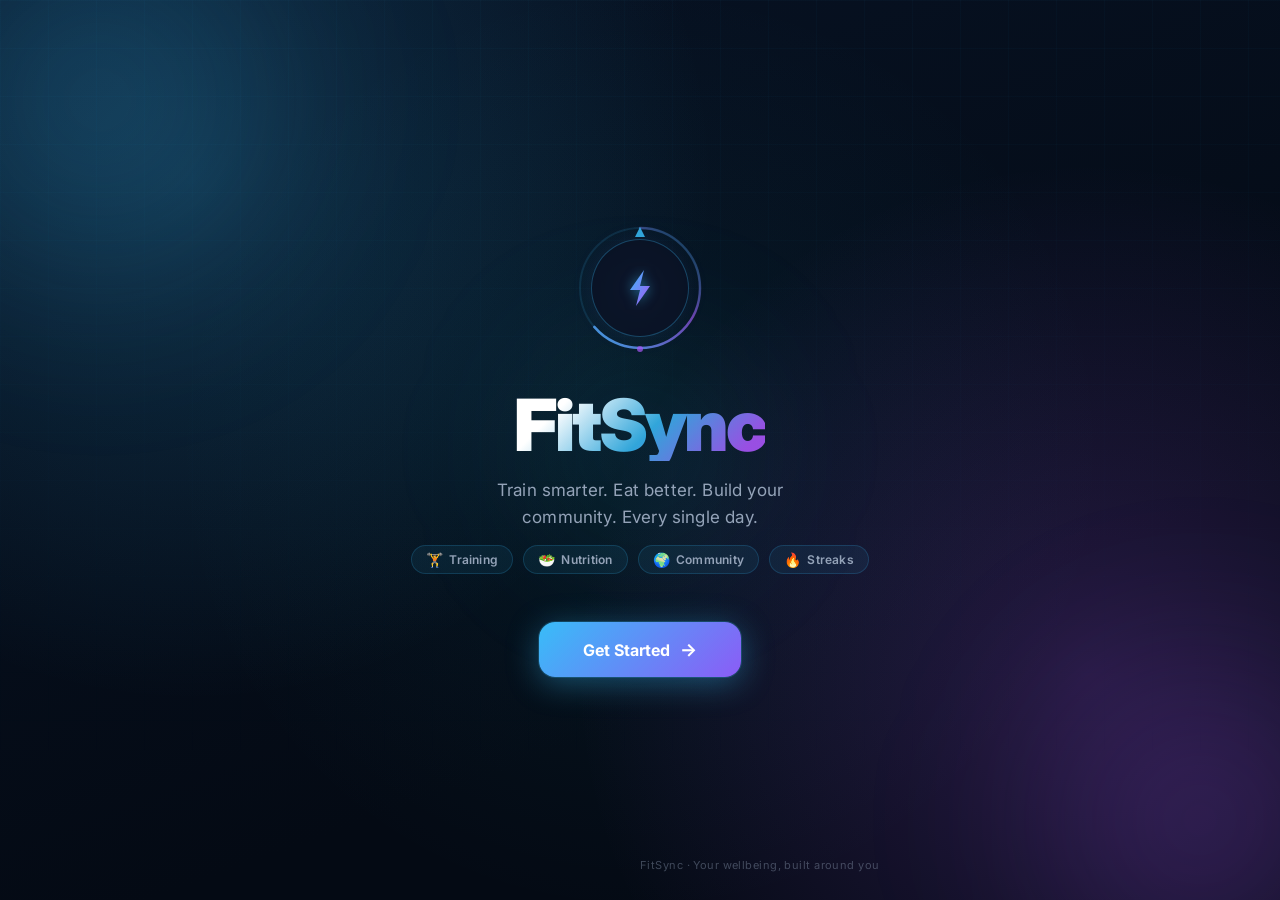
<file: html/index.html>
<!DOCTYPE html>
<html lang="en">
<head>
  <meta charset="UTF-8">
  <meta name="viewport" content="width=device-width, initial-scale=1.0">
  <title>FitSync</title>
  <link rel="stylesheet" href="../css/style.css">
</head>
<body class="landing">

  <!-- Redirect to welcome splash on first visit of a new session -->
  <script>
    if (!sessionStorage.getItem("fs_seen_welcome") && !sessionStorage.getItem("fs_current")) {
      window.location.replace("welcome.html");
    }
  </script>

  <!-- ── AUTH OVERLAY ──────────────────────────────────────────────────────── -->
  <div id="authOverlay" class="auth-overlay">
    <div class="auth-modal">
      <div class="auth-logo">⚡ FitSync</div>
      <p class="auth-tagline">Your training, your schedule.</p>

      <div class="auth-tabs">
        <button class="auth-tab active" id="tabSignIn" onclick="switchAuthTab('signin')">Sign In</button>
        <button class="auth-tab" id="tabRegister" onclick="switchAuthTab('register')">Register</button>
      </div>

      <!-- Sign In Form -->
      <div id="formSignIn" class="auth-form">
        <div class="auth-field">
          <label>Username</label>
          <input type="text" id="siUsername" placeholder="Username" autocomplete="username">
        </div>
        <div class="auth-field">
          <label>Password</label>
          <input type="password" id="siPassword" placeholder="Password" autocomplete="current-password">
        </div>
        <div class="auth-error" id="siError"></div>
        <button class="auth-submit" id="siSubmit" onclick="handleSignIn()">Sign In</button>
        <p class="auth-switch">New here? <a onclick="switchAuthTab('register')">Create an account</a></p>
      </div>

      <!-- Register Form -->
      <div id="formRegister" class="auth-form" style="display:none">
        <div class="auth-field">
          <label>Username</label>
          <input type="text" id="regUsername" placeholder="Choose a username" autocomplete="username">
        </div>
        <div class="auth-field">
          <label>Password</label>
          <input type="password" id="regPassword" placeholder="Min. 6 characters" autocomplete="new-password">
        </div>
        <div class="auth-field">
          <label>Confirm Password</label>
          <input type="password" id="regConfirm" placeholder="Confirm password" autocomplete="new-password">
        </div>
        <div class="auth-error" id="regError"></div>
        <button class="auth-submit" id="regSubmit" onclick="handleRegister()">Create Account</button>
        <p class="auth-switch">Already registered? <a onclick="switchAuthTab('signin')">Sign in</a></p>
      </div>

      <p class="auth-privacy">🔒 Data is stored locally on your device only.</p>
    </div>
  </div>

  <nav>
    <h1 onclick="goHome()">⚡ FitSync</h1>

    <div id="navGuest" class="nav-auth-btns">
      <button class="nav-btn-outline" onclick="switchAuthTab('signin'); document.getElementById('authOverlay').style.display='flex';">Sign In</button>
      <button onclick="switchAuthTab('register'); document.getElementById('authOverlay').style.display='flex';">Get Started</button>
    </div>

    <div id="navUser" class="nav-user-area" style="display:none">
      <span class="nav-welcome" id="navWelcomeName"></span>
      <button onclick="goToDashboard()">Planner</button>
      <button onclick="goToMeals()">Meals</button>
      <button onclick="goToCommunity()">Community</button>
      <button onclick="goToProfile()">Profile</button>
      <button class="nav-btn-outline" onclick="doSignOut()">Sign Out</button>
    </div>
  </nav>

  <section class="hero">
    <div class="hero-visual">
      <div class="hero-visual-orb hero-visual-orb-1"></div>
      <div class="hero-visual-orb hero-visual-orb-2"></div>
      <div class="hero-visual-grid">
        <div class="hero-stat-pill"><span class="hero-stat-icon">🔥</span><div><div class="hero-stat-val">Day 14</div><div class="hero-stat-sub">Streak active</div></div></div>
        <div class="hero-stat-pill"><span class="hero-stat-icon">⚡</span><div><div class="hero-stat-val">87%</div><div class="hero-stat-sub">Weekly goal</div></div></div>
        <div class="hero-stat-pill"><span class="hero-stat-icon">💪</span><div><div class="hero-stat-val">5 of 5</div><div class="hero-stat-sub">Sessions done</div></div></div>
        <div class="hero-stat-pill"><span class="hero-stat-icon">🥗</span><div><div class="hero-stat-val">2,140</div><div class="hero-stat-sub">kcal today</div></div></div>
        <div class="hero-stat-pill hero-stat-pill-wide"><span class="hero-stat-icon">📅</span><div><div class="hero-stat-val">Next: Upper Body</div><div class="hero-stat-sub">Tomorrow · 45 min</div></div></div>
        <div class="hero-visual-ring">
          <svg viewBox="0 0 120 120" class="ring-svg">
            <circle cx="60" cy="60" r="50" fill="none" stroke="rgba(56,189,248,0.1)" stroke-width="10"/>
            <circle cx="60" cy="60" r="50" fill="none" stroke="url(#ringGrad)" stroke-width="10" stroke-linecap="round" stroke-dasharray="314" stroke-dashoffset="40" transform="rotate(-90 60 60)"/>
            <defs><linearGradient id="ringGrad" x1="0%" y1="0%" x2="100%" y2="100%"><stop offset="0%" stop-color="#38bdf8"/><stop offset="100%" stop-color="#a855f7"/></linearGradient></defs>
          </svg>
          <div class="ring-label"><div class="ring-val">87%</div><div class="ring-sub">Week</div></div>
        </div>
      </div>
    </div>

    <div class="hero-text">
      <div class="hero-badge">
        <span>⚡</span> Welcome to FitSync
      </div>
      <h2>Train. Eat. Connect. <span style="background:linear-gradient(135deg,#38bdf8,#a855f7);-webkit-background-clip:text;-webkit-text-fill-color:transparent;background-clip:text;">Thrive.</span></h2>
      <p>FitSync brings together intelligent training plans, personalised nutrition, and a community that keeps you accountable — all built around your life, your schedule, and your goals.</p>
      <div class="hero-pillar-row">
        <div class="hero-pillar">
          <span class="hero-pillar-icon">🏋️</span>
          <div>
            <div class="hero-pillar-label">Training</div>
            <div class="hero-pillar-sub">Smart, adaptive plans</div>
          </div>
        </div>
        <div class="hero-pillar">
          <span class="hero-pillar-icon">🥗</span>
          <div>
            <div class="hero-pillar-label">Nutrition</div>
            <div class="hero-pillar-sub">Personalised meal plans</div>
          </div>
        </div>
        <div class="hero-pillar">
          <span class="hero-pillar-icon">🌍</span>
          <div>
            <div class="hero-pillar-label">Community</div>
            <div class="hero-pillar-sub">Streaks &amp; accountability</div>
          </div>
        </div>
      </div>
      <div class="hero-cta">
        <button class="btn-primary" onclick="goToDashboard()">Get Started →</button>
      </div>
    </div>
  </section>

  <div class="stats">
    <div class="stat-item">
      <div class="stat-num">📅</div>
      <div class="stat-label">Schedule-aware training</div>
    </div>
    <div class="stat-item">
      <div class="stat-num">🍽️</div>
      <div class="stat-label">7-day meal plans</div>
    </div>
    <div class="stat-item">
      <div class="stat-num">🌍</div>
      <div class="stat-label">Community &amp; streaks</div>
    </div>
    <div class="stat-item">
      <div class="stat-num">🏥</div>
      <div class="stat-label">Health-adaptive workouts</div>
    </div>
  </div>

  <section class="features">
    <h3>Everything you need, in one place</h3>
    <div class="features-grid">
      <div class="feature-card">
        <span class="feature-icon">👤</span>
        <h4>Truly Personalised</h4>
        <p>Experience, schedule, health conditions, and available equipment all feed into one plan built specifically for you.</p>
      </div>
      <div class="feature-card">
        <span class="feature-icon">🥗</span>
        <h4>Smart Meal Planning</h4>
        <p>Generate a full 7-day meal plan tailored to your dietary preferences, kitchen staples, and training goals — with shopping lists included.</p>
      </div>
      <div class="feature-card">
        <span class="feature-icon">🌍</span>
        <h4>Community &amp; Accountability</h4>
        <p>Join daily practice circles — from meditation and cold showers to faith routines — and build streaks alongside people who share your values.</p>
      </div>
    </div>
  </section>

  <section class="features process">
    <h3>Three steps to your week</h3>
    <div class="features-grid">
      <div class="feature-card">
        <span class="feature-icon">1️⃣</span>
        <h4>Tell us about yourself</h4>
        <p>Experience level, health conditions, dietary needs, and equipment.</p>
      </div>
      <div class="feature-card">
        <span class="feature-icon">2️⃣</span>
        <h4>Connect your schedule</h4>
        <p>Google Calendar, .ics import, or manual entry — FitSync finds the gaps.</p>
      </div>
      <div class="feature-card">
        <span class="feature-icon">3️⃣</span>
        <h4>Train with your plan</h4>
        <p>A complete weekly programme with exercises, timings, and calendar exports.</p>
      </div>
    </div>
  </section>

  <div class="photo-strip">
    <p class="photo-strip-title">Every session. Purpose-built.</p>
    <div class="photo-grid">
      <div class="photo-item photo-item-strength">
        <div class="photo-item-icon">🏋️</div>
        <div class="photo-item-content">
          <div class="photo-caption">Strength</div>
          <div class="photo-sub">Progressive overload, compound lifts, and targeted accessory work.</div>
        </div>
      </div>
      <div class="photo-item photo-item-cardio">
        <div class="photo-item-icon">🏃</div>
        <div class="photo-item-content">
          <div class="photo-caption">Cardio</div>
          <div class="photo-sub">Zone 2, intervals, HIIT — matched to your goal and schedule.</div>
        </div>
      </div>
      <div class="photo-item photo-item-mobility">
        <div class="photo-item-icon">🧘</div>
        <div class="photo-item-content">
          <div class="photo-caption">Mobility &amp; Recovery</div>
          <div class="photo-sub">Stretching, breathwork, and active recovery built into every week.</div>
        </div>
      </div>
    </div>
  </div>

  <script src="../js/navigation.js"></script>

  <script type="module">
    import { register, signIn, getCurrentUser } from '../js/auth.js';

    window.switchAuthTab = function(tab) {
      const isSignIn = tab === 'signin';
      document.getElementById('tabSignIn').classList.toggle('active', isSignIn);
      document.getElementById('tabRegister').classList.toggle('active', !isSignIn);
      document.getElementById('formSignIn').style.display  = isSignIn ? 'block' : 'none';
      document.getElementById('formRegister').style.display = isSignIn ? 'none'  : 'block';
      document.getElementById('siError').textContent  = '';
      document.getElementById('regError').textContent = '';
    };

    function onAuthSuccess(username) {
      const overlay = document.getElementById('authOverlay');
      overlay.style.opacity = '0';
      overlay.style.pointerEvents = 'none';
      setTimeout(() => { overlay.style.display = 'none'; }, 400);

      document.getElementById('navGuest').style.display = 'none';
      const navUser = document.getElementById('navUser');
      navUser.style.display = 'flex';
      document.getElementById('navWelcomeName').textContent = 'Hi, ' + username;
    }

    window.handleSignIn = async function() {
      const username = document.getElementById('siUsername').value.trim();
      const password = document.getElementById('siPassword').value;
      const errEl    = document.getElementById('siError');
      const btn      = document.getElementById('siSubmit');

      errEl.textContent = '';
      if (!username || !password) { errEl.textContent = 'Please fill in all fields.'; return; }

      btn.disabled    = true;
      btn.textContent = 'Signing in…';

      const result = await signIn(username, password);
      if (result.ok) {
        onAuthSuccess(username);
      } else {
        errEl.textContent = result.error;
        btn.disabled    = false;
        btn.textContent = 'Sign In';
      }
    };

    window.handleRegister = async function() {
      const username = document.getElementById('regUsername').value.trim();
      const password = document.getElementById('regPassword').value;
      const confirm  = document.getElementById('regConfirm').value;
      const errEl    = document.getElementById('regError');
      const btn      = document.getElementById('regSubmit');

      errEl.textContent = '';
      if (!username || !password || !confirm) { errEl.textContent = 'Please fill in all fields.'; return; }
      if (password !== confirm) { errEl.textContent = 'Passwords do not match.'; return; }

      btn.disabled    = true;
      btn.textContent = 'Creating account…';

      const result = await register(username, password);
      if (result.ok) {
        onAuthSuccess(username);
      } else {
        errEl.textContent = result.error;
        btn.disabled    = false;
        btn.textContent = 'Create Account';
      }
    };

    document.addEventListener('keydown', (e) => {
      if (e.key !== 'Enter') return;
      const overlay = document.getElementById('authOverlay');
      if (!overlay || overlay.style.display === 'none' || overlay.style.opacity === '0') return;
      const signInVisible = document.getElementById('formSignIn').style.display !== 'none';
      if (signInVisible) handleSignIn(); else handleRegister();
    });

    window.addEventListener('DOMContentLoaded', () => {
      const user = getCurrentUser();
      if (user) onAuthSuccess(user);
    });
  </script>

</body>
</html>
</file>
<file: css/style.css>
@import url('https://fonts.googleapis.com/css2?family=Inter:wght@300;400;500;600;700;800&display=swap');

:root {
  --bg-primary:    #040a14;
  --bg-secondary:  #071325;
  --bg-card:       rgba(15, 23, 42, 0.75);
  --accent-blue:   #38bdf8;
  --accent-indigo: #0ea5e9;
  --accent-cyan:   #22d3ee;
  --accent-green:  #10b981;
  --accent-orange: #f59e0b;
  --accent-purple: #a855f7;
  --accent-pink:   #ec4899;
  --accent-violet: #8b5cf6;
  --accent-rose:   #f43f5e;
  --accent-amber:  #f59e0b;
  --text-primary:  #f1f5f9;
  --text-secondary:#94a3b8;
  --border:        rgba(56, 189, 248, 0.18);
  --border-hover:  rgba(56, 189, 248, 0.4);
  --glow-blue:     rgba(56, 189, 248, 0.45);
  --glow-purple:   rgba(168, 85, 247, 0.45);
  --glow-pink:     rgba(236, 72, 153, 0.4);
}

* { box-sizing: border-box; }

body {
  margin: 0;
  font-family: 'Inter', sans-serif;
  background:
    radial-gradient(circle at 10% 10%, rgba(34, 211, 238, 0.12), transparent 35%),
    radial-gradient(circle at 85% 15%, rgba(56, 189, 248, 0.15), transparent 30%),
    linear-gradient(160deg, var(--bg-secondary) 0%, var(--bg-primary) 60%);
  color: var(--text-primary);
  min-height: 100vh;
  position: relative;
}
body:not(.schedule-page) {
  background:
    radial-gradient(circle at 10% 10%, rgba(34, 211, 238, 0.12), transparent 35%),
    radial-gradient(circle at 85% 15%, rgba(56, 189, 248, 0.15), transparent 30%),
    radial-gradient(circle at 60% 70%, rgba(168, 85, 247, 0.08), transparent 40%),
    linear-gradient(160deg, var(--bg-secondary) 0%, var(--bg-primary) 60%);
}

body::before {
  content: "";
  position: fixed;
  inset: 0;
  pointer-events: none;
  background-image:
    linear-gradient(rgba(56, 189, 248, 0.05) 1px, transparent 1px),
    linear-gradient(90deg, rgba(56, 189, 248, 0.05) 1px, transparent 1px);
  background-size: 44px 44px;
  mask-image: linear-gradient(to bottom, rgba(0, 0, 0, 0.45), transparent 85%);
  z-index: -1;
}

/* SCROLLBAR */
::-webkit-scrollbar { width: 6px; }
::-webkit-scrollbar-track { background: var(--bg-primary); }
::-webkit-scrollbar-thumb { background: var(--accent-indigo); border-radius: 3px; }

/* NAV */
nav {
  display: flex;
  justify-content: space-between;
  align-items: center;
  padding: 16px 48px;
  background: rgba(6, 9, 18, 0.9);
  backdrop-filter: blur(20px);
  border-bottom: 1px solid var(--border);
  position: sticky;
  top: 0;
  z-index: 100;
}

nav h1 {
  font-size: 22px;
  font-weight: 800;
  background: linear-gradient(135deg, var(--accent-blue), var(--accent-indigo));
  -webkit-background-clip: text;
  -webkit-text-fill-color: transparent;
  background-clip: text;
  letter-spacing: -0.5px;
  cursor: pointer;
}

nav div { display: flex; gap: 10px; }

nav button {
  cursor: pointer;
  border: 1px solid var(--border);
  font-family: 'Inter', sans-serif;
  font-weight: 600;
  font-size: 13px;
  border-radius: 9px;
  padding: 8px 18px;
  background: rgba(56, 189, 248, 0.08);
  color: var(--accent-blue);
  transition: all 0.2s ease;
}

nav button:hover {
  background: rgba(56, 189, 248, 0.18);
  border-color: var(--border-hover);
  transform: translateY(-1px);
}

button:focus-visible,
select:focus-visible,
input:focus-visible,
textarea:focus-visible,
.calendar-link:focus-visible {
  outline: 2px solid rgba(56, 189, 248, 0.8);
  outline-offset: 2px;
}

/* NAV VARIANTS — landing page */
.nav-btn-outline {
  background: transparent !important;
  border-color: var(--border) !important;
  color: var(--text-secondary) !important;
}

.nav-btn-outline:hover {
  background: rgba(56, 189, 248, 0.08) !important;
  border-color: var(--border-hover) !important;
  color: var(--accent-blue) !important;
}

.nav-welcome {
  font-size: 13px;
  font-weight: 600;
  color: var(--text-secondary);
  padding: 0 4px;
  white-space: nowrap;
}

.nav-auth-btns,
.nav-user-area {
  display: flex;
  align-items: center;
  gap: 10px;
}

/* ══════════════════════════════════════════════════════════════════════════════
   AUTH OVERLAY
   ══════════════════════════════════════════════════════════════════════════════ */

.auth-overlay {
  position: fixed;
  inset: 0;
  z-index: 1000;
  display: flex;
  align-items: center;
  justify-content: center;
  background: rgba(4, 10, 20, 0.88);
  backdrop-filter: blur(14px);
  -webkit-backdrop-filter: blur(14px);
  transition: opacity 0.35s ease;
}

.auth-modal {
  background: rgba(10, 18, 36, 0.97);
  border: 1px solid var(--border);
  border-radius: 22px;
  padding: 40px 36px 32px;
  width: 100%;
  max-width: 400px;
  box-shadow: 0 32px 80px rgba(0, 0, 0, 0.6), 0 0 0 1px rgba(56, 189, 248, 0.08);
  animation: fadeInUp 0.4s cubic-bezier(0.16, 1, 0.3, 1) both;
}

.auth-logo {
  font-size: 22px;
  font-weight: 800;
  background: linear-gradient(135deg, var(--accent-blue), var(--accent-indigo));
  -webkit-background-clip: text;
  -webkit-text-fill-color: transparent;
  background-clip: text;
  text-align: center;
  margin-bottom: 6px;
  letter-spacing: -0.5px;
}

.auth-tagline {
  text-align: center;
  font-size: 13px;
  color: var(--text-secondary);
  margin: 0 0 24px;
}

/* Tabs */
.auth-tabs {
  display: flex;
  gap: 0;
  background: rgba(255, 255, 255, 0.04);
  border: 1px solid var(--border);
  border-radius: 12px;
  padding: 4px;
  margin-bottom: 24px;
}

.auth-tab {
  flex: 1;
  padding: 9px 0;
  border: none;
  border-radius: 9px;
  background: transparent;
  color: var(--text-secondary);
  font-family: 'Inter', sans-serif;
  font-size: 13px;
  font-weight: 600;
  cursor: pointer;
  transition: all 0.2s ease;
}

.auth-tab.active {
  background: linear-gradient(135deg, var(--accent-blue), var(--accent-indigo));
  color: #fff;
  box-shadow: 0 2px 12px rgba(56, 189, 248, 0.3);
}

/* Form */
.auth-form { display: flex; flex-direction: column; gap: 0; }

.auth-field {
  display: flex;
  flex-direction: column;
  gap: 6px;
  margin-bottom: 16px;
}

.auth-field label {
  font-size: 12px;
  font-weight: 600;
  color: var(--text-secondary);
  text-transform: uppercase;
  letter-spacing: 0.5px;
}

.auth-field input {
  background: rgba(6, 9, 18, 0.7);
  border: 1px solid var(--border);
  border-radius: 10px;
  color: var(--text-primary);
  font-family: 'Inter', sans-serif;
  font-size: 14px;
  padding: 11px 14px;
  transition: border-color 0.2s, box-shadow 0.2s;
  width: 100%;
}

.auth-field input:focus {
  outline: none;
  border-color: var(--accent-blue);
  box-shadow: 0 0 0 3px rgba(56, 189, 248, 0.12);
}

.auth-field input::placeholder { color: rgba(148, 163, 184, 0.5); }

.auth-error {
  font-size: 12px;
  color: #f43f5e;
  min-height: 16px;
  margin-bottom: 10px;
  font-weight: 500;
}

.auth-submit {
  width: 100%;
  padding: 12px;
  background: linear-gradient(135deg, var(--accent-blue), var(--accent-indigo));
  border: none;
  border-radius: 11px;
  color: #fff;
  font-family: 'Inter', sans-serif;
  font-size: 15px;
  font-weight: 700;
  cursor: pointer;
  transition: all 0.2s ease;
  box-shadow: 0 4px 18px rgba(56, 189, 248, 0.28);
  margin-bottom: 14px;
  letter-spacing: 0.2px;
}

.auth-submit:hover {
  transform: translateY(-1px);
  box-shadow: 0 8px 28px rgba(56, 189, 248, 0.38);
}

.auth-submit:disabled {
  opacity: 0.6;
  cursor: not-allowed;
  transform: none;
}

.auth-switch {
  text-align: center;
  font-size: 13px;
  color: var(--text-secondary);
  margin: 0;
}

.auth-switch a {
  color: var(--accent-blue);
  cursor: pointer;
  font-weight: 600;
  text-decoration: none;
}

.auth-switch a:hover { text-decoration: underline; }

.auth-privacy {
  text-align: center;
  font-size: 11px;
  color: rgba(148, 163, 184, 0.5);
  margin: 20px 0 0;
  border-top: 1px solid var(--border);
  padding-top: 16px;
}

/* HERO */
.hero {
  display: flex;
  align-items: center;
  padding: 80px 60px;
  gap: 64px;
  max-width: 1200px;
  margin: 0 auto;
}

/* Hero Visual (replaces hero-img) */
.hero-visual {
  width: 48%;
  min-height: 340px;
  border-radius: 24px;
  border: 1px solid var(--border);
  background: rgba(15,23,42,0.7);
  backdrop-filter: blur(16px);
  box-shadow: 0 30px 80px rgba(0,0,0,0.4), 0 0 0 1px var(--border);
  animation: floatIn 0.9s cubic-bezier(0.16,1,0.3,1) forwards;
  position: relative;
  overflow: hidden;
  padding: 28px;
  display: flex;
  flex-direction: column;
}

.hero-visual-orb {
  position: absolute;
  border-radius: 50%;
  pointer-events: none;
}

.hero-visual-orb-1 {
  width: 200px; height: 200px;
  background: radial-gradient(circle, rgba(56,189,248,0.18), transparent 70%);
  top: -60px; right: -60px;
}

.hero-visual-orb-2 {
  width: 160px; height: 160px;
  background: radial-gradient(circle, rgba(168,85,247,0.15), transparent 70%);
  bottom: -40px; left: -40px;
}

.hero-visual-grid {
  position: relative;
  z-index: 1;
  display: grid;
  grid-template-columns: 1fr 1fr;
  gap: 10px;
  flex: 1;
}

.hero-stat-pill {
  background: rgba(255,255,255,0.04);
  border: 1px solid var(--border);
  border-radius: 14px;
  padding: 14px 16px;
  display: flex;
  align-items: center;
  gap: 12px;
  transition: border-color 0.2s;
}

.hero-stat-pill:hover { border-color: var(--border-hover); }

.hero-stat-pill-wide {
  grid-column: span 2;
}

.hero-stat-icon {
  font-size: 22px;
  flex-shrink: 0;
}

.hero-stat-val {
  font-size: 14px;
  font-weight: 700;
  color: var(--text-primary);
  line-height: 1.2;
}

.hero-stat-sub {
  font-size: 11px;
  color: var(--text-secondary);
  margin-top: 2px;
}

.hero-visual-ring {
  grid-column: span 2;
  display: flex;
  align-items: center;
  justify-content: center;
  position: relative;
  height: 90px;
}

.ring-svg {
  width: 90px;
  height: 90px;
  filter: drop-shadow(0 0 10px rgba(56,189,248,0.3));
}

.ring-label {
  position: absolute;
  text-align: center;
}

.ring-val {
  font-size: 16px;
  font-weight: 800;
  color: var(--text-primary);
  line-height: 1;
}

.ring-sub {
  font-size: 10px;
  color: var(--text-secondary);
  text-transform: uppercase;
  letter-spacing: 0.5px;
  margin-top: 2px;
}

.hero-text {
  flex: 1;
  animation: slideUp 0.9s cubic-bezier(0.16,1,0.3,1) 0.1s both;
}

.hero-badge {
  display: inline-flex;
  align-items: center;
  gap: 7px;
  background: rgba(56, 189, 248, 0.1);
  border: 1px solid var(--border);
  border-radius: 100px;
  padding: 6px 16px;
  font-size: 11px;
  font-weight: 700;
  color: var(--accent-blue);
  text-transform: uppercase;
  letter-spacing: 1.2px;
  margin-bottom: 22px;
}

.hero-badge span { font-size: 14px; }

.hero-text h2 {
  font-size: 50px;
  font-weight: 800;
  line-height: 1.1;
  letter-spacing: -1.5px;
  margin: 0 0 18px 0;
  background: linear-gradient(160deg, #fff 40%, var(--text-secondary));
  -webkit-background-clip: text;
  -webkit-text-fill-color: transparent;
  background-clip: text;
}

.hero-text p {
  color: var(--text-secondary);
  font-size: 17px;
  line-height: 1.65;
  margin: 0 0 36px 0;
}

.hero-pillar-row {
  display: flex;
  gap: 20px;
  margin-bottom: 32px;
  flex-wrap: wrap;
}

.hero-pillar {
  display: flex;
  align-items: center;
  gap: 10px;
  background: rgba(56,189,248,0.06);
  border: 1px solid rgba(56,189,248,0.15);
  border-radius: 12px;
  padding: 10px 14px;
  flex: 1;
  min-width: 130px;
}

.hero-pillar-icon { font-size: 20px; flex-shrink: 0; }

.hero-pillar-label {
  font-size: 13px;
  font-weight: 700;
  color: var(--text-primary);
}

.hero-pillar-sub {
  font-size: 11px;
  color: var(--text-muted);
  margin-top: 2px;
}

.hero-cta { display: flex; gap: 14px; flex-wrap: wrap; }

.hero-cta .btn-primary {
  cursor: pointer;
  background: linear-gradient(135deg, var(--accent-blue), var(--accent-indigo));
  color: white;
  border: none;
  font-family: 'Inter', sans-serif;
  font-weight: 700;
  font-size: 15px;
  padding: 14px 30px;
  border-radius: 12px;
  box-shadow: 0 4px 24px rgba(56, 189, 248, 0.35);
  transition: all 0.25s ease;
}

.hero-cta .btn-primary:hover {
  transform: translateY(-3px);
  box-shadow: 0 12px 40px rgba(56, 189, 248, 0.5);
}

/* STATS STRIP */
.stats {
  display: flex;
  justify-content: center;
  gap: 60px;
  padding: 44px 60px;
  max-width: 1200px;
  margin: 0 auto;
  border-top: 1px solid var(--border);
  animation: fadeInUp 0.7s ease 0.3s both;
}

.stat-item { text-align: center; }

.stat-num {
  font-size: 38px;
  font-weight: 800;
  background: linear-gradient(135deg, var(--accent-blue), var(--accent-cyan));
  -webkit-background-clip: text;
  -webkit-text-fill-color: transparent;
  background-clip: text;
  line-height: 1;
}

.stat-label {
  font-size: 13px;
  color: var(--text-secondary);
  font-weight: 500;
  margin-top: 4px;
}

/* FEATURES */
.features {
  max-width: 1200px;
  margin: 0 auto;
  padding: 20px 60px 80px;
}

.features h3 {
  text-align: center;
  font-size: 30px;
  font-weight: 800;
  letter-spacing: -0.5px;
  margin-bottom: 36px;
  background: linear-gradient(135deg, #fff, var(--text-secondary));
  -webkit-background-clip: text;
  -webkit-text-fill-color: transparent;
  background-clip: text;
}

.features-grid {
  display: grid;
  grid-template-columns: repeat(3, 1fr);
  gap: 20px;
}

.feature-card {
  background: var(--bg-card);
  border: 1px solid var(--border);
  border-radius: 18px;
  padding: 28px;
  backdrop-filter: blur(10px);
  transition: all 0.3s ease;
  animation: fadeInUp 0.6s ease both;
}

.feature-card:nth-child(2) { animation-delay: 0.1s; }
.feature-card:nth-child(3) { animation-delay: 0.2s; }

.feature-card:hover {
  transform: translateY(-5px);
  border-color: var(--border-hover);
  box-shadow: 0 20px 40px rgba(0,0,0,0.4), 0 0 0 1px rgba(56,189,248,0.1);
}

.feature-icon {
  font-size: 32px;
  margin-bottom: 16px;
  display: block;
}

.feature-card h4 {
  font-size: 16px;
  font-weight: 700;
  margin: 0 0 8px 0;
}

.feature-card p {
  color: var(--text-secondary);
  font-size: 14px;
  line-height: 1.55;
  margin: 0;
}

/* MAIN GRID */
main {
  display: grid;
  grid-template-columns: 1fr 1fr;
  gap: 24px;
  max-width: 1200px;
  margin: 0 auto;
  padding: 40px 48px 60px;
}

/* CARD */
.card {
  background: var(--bg-card);
  border: 1px solid var(--border);
  border-radius: 20px;
  padding: 30px;
  backdrop-filter: blur(12px);
  animation: fadeInUp 0.5s ease forwards;
}

.card h2 {
  font-size: 19px;
  font-weight: 700;
  margin: 0 0 26px 0;
  display: flex;
  align-items: center;
  gap: 10px;
  color: var(--text-primary);
}

.section-note {
  margin: 0 0 20px;
  color: var(--text-secondary);
  line-height: 1.55;
  font-size: 14px;
}

.input-help {
  margin: 12px 0 0;
  color: var(--text-secondary);
  line-height: 1.45;
  font-size: 12px;
}

/* FORM ELEMENTS */
label {
  display: block;
  font-size: 11px;
  font-weight: 700;
  color: var(--text-secondary);
  text-transform: uppercase;
  letter-spacing: 0.8px;
  margin: 20px 0 8px 0;
}

label:first-of-type { margin-top: 0; }

select, input[type="number"], input[type="time"], textarea {
  width: 100%;
  padding: 11px 15px;
  background: rgba(6, 9, 18, 0.6);
  border: 1px solid var(--border);
  border-radius: 10px;
  color: var(--text-primary);
  font-family: 'Inter', sans-serif;
  font-size: 14px;
  outline: none;
  transition: all 0.2s ease;
}

select option { background: #0f172a; color: var(--text-primary); }

select:focus, input:focus, textarea:focus {
  border-color: var(--accent-blue);
  box-shadow: 0 0 0 3px rgba(56, 189, 248, 0.12);
  background: rgba(6, 9, 18, 0.8);
}

textarea {
  resize: vertical;
  min-height: 130px;
  line-height: 1.5;
}

.card > button {
  margin-top: 24px;
  width: 100%;
  padding: 13px;
  cursor: pointer;
  border: none;
  font-family: 'Inter', sans-serif;
  font-weight: 700;
  font-size: 14px;
  border-radius: 11px;
  background: linear-gradient(135deg, var(--accent-blue), var(--accent-indigo));
  color: white;
  letter-spacing: 0.3px;
  box-shadow: 0 4px 20px rgba(56, 189, 248, 0.25);
  transition: all 0.25s ease;
  position: relative;
  overflow: hidden;
}

.card > button::after {
  content: '';
  position: absolute;
  inset: 0;
  background: rgba(255,255,255,0);
  transition: background 0.2s;
}

.card > button:hover {
  transform: translateY(-2px);
  box-shadow: 0 8px 30px rgba(56, 189, 248, 0.45);
}

.card > button:active { transform: translateY(0); }

.day-picker {
  display: grid;
  grid-template-columns: repeat(4, minmax(0, 1fr));
  gap: 8px;
  margin-top: 4px;
}

.day-option {
  margin: 0;
  padding: 8px 10px;
  border: 1px solid var(--border);
  border-radius: 8px;
  background: rgba(6, 9, 18, 0.5);
  display: flex;
  align-items: center;
  gap: 6px;
  font-size: 12px;
  font-weight: 600;
  color: var(--text-primary);
  text-transform: none;
  letter-spacing: 0;
}

.day-option input {
  accent-color: var(--accent-blue);
}

.equipment-panel {
  margin-top: 18px;
  padding: 18px;
  border: 1px solid var(--border);
  border-radius: 16px;
  background: linear-gradient(135deg, rgba(14, 165, 233, 0.08), rgba(15, 23, 42, 0.75));
}

.equipment-panel-copy h3 {
  margin: 0 0 6px;
  font-size: 15px;
}

.equipment-panel-copy p {
  margin: 0 0 14px;
  color: var(--text-secondary);
  font-size: 13px;
  line-height: 1.5;
}

.equipment-picker {
  display: grid;
  grid-template-columns: repeat(2, minmax(0, 1fr));
  gap: 8px;
}

.equipment-option {
  margin: 0;
  padding: 10px 12px;
  border: 1px solid var(--border);
  border-radius: 10px;
  background: rgba(6, 9, 18, 0.55);
  display: flex;
  align-items: center;
  gap: 8px;
  font-size: 12px;
  font-weight: 600;
  color: var(--text-primary);
  text-transform: none;
  letter-spacing: 0;
}

.equipment-option input {
  accent-color: var(--accent-blue);
}

.summary-panel {
  border: 1px solid var(--border);
  background: rgba(8, 18, 32, 0.65);
  border-radius: 12px;
  padding: 12px 14px;
  margin-bottom: 12px;
}

.summary-panel h3 {
  margin: 0 0 6px;
  font-size: 14px;
}

.summary-panel p {
  margin: 0;
  color: var(--text-secondary);
  font-size: 12px;
  line-height: 1.45;
}

/* ── Meal plan personal note ────────────────────────────────────────────── */
.meal-note-header { font-size:13px; font-weight:700; color:var(--text-primary); margin-bottom:10px; }
.meal-note-diets  { color:var(--accent-blue); font-weight:600; }
.meal-note-sport-tag {
  display: inline-block;
  background: linear-gradient(90deg, rgba(56,189,248,0.15), rgba(99,102,241,0.12));
  border: 1px solid rgba(56,189,248,0.3);
  border-radius: 20px;
  font-size: 10px;
  font-weight: 800;
  letter-spacing: 0.06em;
  text-transform: uppercase;
  color: var(--accent-blue);
  padding: 3px 10px;
  margin-bottom: 10px;
}
.meal-note-coaching {
  font-size: 12px;
  color: var(--text-secondary);
  line-height: 1.55;
  margin-bottom: 10px;
  padding: 10px 12px;
  background: rgba(15,23,42,0.5);
  border-radius: 10px;
  border-left: 3px solid var(--accent-blue);
}
.meal-note-tip {
  font-size: 12px;
  color: var(--text-secondary);
  line-height: 1.5;
  margin-bottom: 10px;
  display: flex;
  gap: 8px;
  padding: 10px 12px;
  background: rgba(245,158,11,0.06);
  border: 1px solid rgba(245,158,11,0.18);
  border-radius: 10px;
}
.meal-note-tip-icon { font-size:14px; flex-shrink:0; }
.meal-note-keyfoods {
  font-size: 11px;
  color: var(--text-secondary);
  line-height: 1.5;
}
.meal-note-keyfoods strong { color:var(--accent-green); }

.calendar-actions {
  margin-top: 12px;
}

.schedule-helper {
  display: flex;
  justify-content: space-between;
  gap: 10px;
  margin-bottom: 12px;
  padding: 10px 12px;
  border: 1px solid var(--border);
  border-radius: 12px;
  background: rgba(8, 18, 32, 0.55);
  color: var(--text-secondary);
  font-size: 12px;
}

/* CALENDAR / SCHEDULE */
.calendar {
  min-height: 320px;
}

.schedule-grid {
  display: grid;
  grid-template-columns: repeat(auto-fit, minmax(220px, 1fr));
  gap: 14px;
}

.flip-day-card {
  position: relative;
  min-height: 360px;
  perspective: 1400px;
  opacity: 0;
  animation: fadeInUp 0.42s ease forwards;
}

.flip-day-card-inner {
  position: relative;
  width: 100%;
  min-height: 360px;
  transform-style: preserve-3d;
  transition: transform 0.65s cubic-bezier(0.16, 1, 0.3, 1);
}

.flip-day-card.is-flipped .flip-day-card-inner {
  transform: rotateY(180deg);
}

.flip-day-face {
  position: absolute;
  inset: 0;
  display: flex;
  flex-direction: column;
  gap: 12px;
  padding: 18px;
  border-radius: 18px;
  border: 1px solid var(--border);
  background: linear-gradient(160deg, rgba(15, 23, 42, 0.96), rgba(8, 18, 32, 0.84));
  box-shadow: 0 18px 40px rgba(0, 0, 0, 0.28);
  backface-visibility: hidden;
  overflow: auto;
}

.flip-day-back {
  transform: rotateY(180deg);
}

@media (hover: hover) and (pointer: fine) {
  .flip-day-card:hover .flip-day-card-inner,
  .flip-day-card:focus-within .flip-day-card-inner {
    transform: rotateY(180deg);
  }
}

.day-header {
  display: flex;
  justify-content: space-between;
  align-items: flex-start;
  gap: 8px;
}

.day-meta {
  margin: 0;
  font-size: 12px;
  color: var(--text-secondary);
}

.day-front-summary {
  margin: 0;
  font-size: 13px;
  line-height: 1.55;
  color: #d3e4f4;
}

.day-sync-chips {
  display: flex;
  flex-wrap: wrap;
  gap: 6px;
  margin-top: auto;
}

.sync-chip {
  padding: 5px 10px;
  border-radius: 999px;
  border: 1px solid var(--border);
  background: rgba(56, 189, 248, 0.08);
  color: var(--accent-blue);
  font-size: 11px;
  font-weight: 700;
}

.flip-toggle {
  margin-top: auto;
  width: 100%;
  padding: 11px 14px;
  border-radius: 11px;
  border: none;
  cursor: pointer;
  font-family: 'Inter', sans-serif;
  font-size: 13px;
  font-weight: 700;
  color: white;
  background: linear-gradient(135deg, var(--accent-blue), var(--accent-indigo));
  box-shadow: 0 8px 22px rgba(56, 189, 248, 0.28);
}

.flip-toggle-secondary {
  background: rgba(148, 163, 184, 0.12);
  color: var(--text-primary);
  border: 1px solid var(--border);
  box-shadow: none;
}

.plan-steps {
  margin: 0;
  padding-left: 18px;
  display: grid;
  gap: 6px;
}

.plan-steps li {
  font-size: 12px;
  color: #d3e4f4;
  line-height: 1.5;
}

.day-note {
  margin: 0;
  font-size: 12px;
  color: var(--text-secondary);
  line-height: 1.55;
}

.day-card-actions {
  display: flex;
  flex-wrap: wrap;
  gap: 8px;
  margin-top: auto;
}

.calendar-link {
  display: inline-flex;
  align-items: center;
  justify-content: center;
  gap: 6px;
  padding: 9px 12px;
  border: 1px solid var(--border);
  border-radius: 10px;
  color: var(--accent-blue);
  text-decoration: none;
  font-size: 12px;
  font-weight: 700;
  background: rgba(56, 189, 248, 0.08);
}

.calendar-link:hover {
  background: rgba(56, 189, 248, 0.16);
}

.calendar-button {
  cursor: pointer;
  font-family: 'Inter', sans-serif;
}

.plan-action-row {
  display: flex;
  flex-wrap: wrap;
  align-items: center;
  justify-content: space-between;
  gap: 12px;
}

.action-button {
  cursor: pointer;
  border: none;
  border-radius: 10px;
  padding: 11px 16px;
  font-family: 'Inter', sans-serif;
  font-size: 13px;
  font-weight: 700;
  color: white;
  background: linear-gradient(135deg, var(--accent-green), #14b8a6);
  box-shadow: 0 8px 20px rgba(16, 185, 129, 0.22);
}

.error-text {
  margin: 0;
  color: #fda4af;
  font-size: 13px;
}

.day-label {
  font-weight: 700;
  font-size: 12px;
  color: var(--accent-blue);
  min-width: 32px;
  text-transform: uppercase;
  letter-spacing: 0.5px;
}

.day-workout {
  flex: 1;
  font-size: 16px;
  font-weight: 700;
  line-height: 1.3;
}

.day-badge {
  font-size: 10px;
  padding: 3px 9px;
  border-radius: 100px;
  font-weight: 700;
  text-transform: uppercase;
  letter-spacing: 0.5px;
}

.badge-high { background: rgba(239,68,68,0.18); color: #f87171; }
.badge-med { background: rgba(245,158,11,0.18); color: #fbbf24; }
.badge-low { background: rgba(16,185,129,0.18); color: #34d399; }
/* Schedule page badge overrides — stronger colours */
.sched-card-badge.badge-high { background: rgba(239,68,68,0.25); color: #fca5a5; border: 1px solid rgba(239,68,68,0.4); }
.sched-card-badge.badge-med  { background: rgba(14,165,233,0.2);  color: #7dd3fc; border: 1px solid rgba(14,165,233,0.4); }
.sched-card-badge.badge-low  { background: rgba(16,185,129,0.2);  color: #6ee7b7; border: 1px solid rgba(16,185,129,0.4); }
.sched-card-badge.badge-rest { background: rgba(100,116,139,0.2); color: #94a3b8; border: 1px solid rgba(100,116,139,0.3); }
.sched-card--rest { opacity: 0.82; border-color: rgba(100,116,139,0.2) !important; }
.sched-card--rest:hover { opacity: 1; border-color: rgba(100,116,139,0.4) !important; transform: none; }
.sched-card-line--rest { background: linear-gradient(180deg, #475569, #334155) !important; }
.sched-rest-note { font-size: 13px; color: var(--text-secondary); margin: 6px 0 12px; line-height: 1.5; }
.sched-rest-tips { display: flex; flex-direction: column; gap: 6px; }
.sched-rest-tip { font-size: 12px; color: var(--text-secondary); padding: 5px 10px; background: rgba(100,116,139,0.08); border-radius: 6px; }

/* MEAL CARDS */
.meal-card {
  background: linear-gradient(135deg, rgba(30,41,59,0.7), rgba(15,23,42,0.5));
  border: 1px solid var(--border);
  border-radius: 14px;
  padding: 16px 18px;
  margin-bottom: 10px;
  display: flex;
  align-items: center;
  gap: 14px;
  transition: all 0.25s ease;
  opacity: 0;
  animation: fadeInLeft 0.35s ease forwards;
}

.meal-card:hover {
  transform: translateX(5px);
  border-color: var(--border-hover);
}

.meal-icon {
  font-size: 26px;
  width: 52px;
  height: 52px;
  display: flex;
  align-items: center;
  justify-content: center;
  background: rgba(56,189,248,0.1);
  border-radius: 12px;
  border: 1px solid var(--border);
  flex-shrink: 0;
}

.meal-info h4 { margin: 0 0 3px 0; font-size: 14px; font-weight: 600; }
.meal-info p { margin: 0; font-size: 12px; color: var(--text-secondary); }

.meal-macros { margin-left: auto; display: flex; flex-direction: column; gap: 4px; align-items: flex-end; }

.macro-tag {
  display: inline-block;
  font-size: 10px;
  padding: 2px 8px;
  border-radius: 100px;
  background: rgba(99,102,241,0.18);
  color: #bae6fd;
  font-weight: 700;
}

/* EMPTY STATE */
.empty-state {
  text-align: center;
  padding: 40px 20px;
  color: var(--text-secondary);
  animation: fadeInUp 0.4s ease;
}

.empty-state .empty-icon { font-size: 44px; display: block; margin-bottom: 12px; opacity: 0.5; }
.empty-state p { font-size: 14px; margin: 0; }

/* INPUT HINT */
.input-hint {
  font-size: 12px;
  color: var(--text-secondary);
  margin-top: 8px;
  display: flex;
  flex-wrap: wrap;
  gap: 6px;
  align-items: center;
}

.hint-chip {
  background: rgba(56,189,248,0.08);
  border: 1px solid var(--border);
  border-radius: 6px;
  padding: 2px 10px;
  font-size: 11px;
  font-weight: 600;
  color: var(--accent-blue);
  cursor: pointer;
  transition: background 0.15s;
  user-select: none;
}

.hint-chip:hover { background: rgba(56,189,248,0.18); }

/* ANIMATIONS */
@keyframes fadeInUp {
  from { opacity: 0; transform: translateY(18px); }
  to   { opacity: 1; transform: translateY(0); }
}

@keyframes fadeInLeft {
  from { opacity: 0; transform: translateX(-12px); }
  to   { opacity: 1; transform: translateX(0); }
}

@keyframes slideUp {
  from { opacity: 0; transform: translateY(32px); }
  to   { opacity: 1; transform: translateY(0); }
}

@keyframes floatIn {
  from { opacity: 0; transform: scale(0.94); }
  to   { opacity: 1; transform: scale(1); }
}

@keyframes spin {
  to { transform: rotate(360deg); }
}
@keyframes pulse-glow {
  0%, 100% { box-shadow: 0 0 20px rgba(56, 189, 248, 0.3), 0 0 60px rgba(56, 189, 248, 0.1); }
  50%       { box-shadow: 0 0 40px rgba(56, 189, 248, 0.6), 0 0 90px rgba(56, 189, 248, 0.25); }
}

@keyframes shimmer {
  0%   { background-position: -200% center; }
  100% { background-position: 200% center; }
}

@keyframes float {
  0%, 100% { transform: translateY(0px); }
  50%       { transform: translateY(-12px); }
}

@keyframes float-slow {
  0%, 100% { transform: translateY(0px) rotate(0deg); }
  50%       { transform: translateY(-20px) rotate(5deg); }
}

@keyframes orb-drift {
  0%   { transform: translate(0, 0) scale(1); }
  33%  { transform: translate(30px, -20px) scale(1.05); }
  66%  { transform: translate(-20px, 15px) scale(0.97); }
  100% { transform: translate(0, 0) scale(1); }
}

@keyframes card-enter {
  from { opacity: 0; transform: translateY(30px) scale(0.96); }
  to   { opacity: 1; transform: translateY(0) scale(1); }
}

/* ─── GENERATE CTA BUTTON ──────────────────────────────────────────────────── */

.generate-cta {
  margin-top: 28px;
  width: 100%;
  padding: 18px 24px;
  cursor: pointer;
  border: none;
  font-family: 'Inter', sans-serif;
  font-weight: 800;
  font-size: 17px;
  border-radius: 16px;
  background: linear-gradient(135deg, var(--accent-blue) 0%, var(--accent-violet) 60%, var(--accent-pink) 100%);
  color: white;
  letter-spacing: 0.2px;
  display: flex;
  align-items: center;
  justify-content: center;
  gap: 12px;
  box-shadow: 0 8px 32px rgba(56, 189, 248, 0.35), 0 2px 8px rgba(168, 85, 247, 0.25);
  transition: all 0.3s cubic-bezier(0.16, 1, 0.3, 1);
  position: relative;
  overflow: hidden;
}

.generate-cta::before {
  content: '';
  position: absolute;
  inset: 0;
  background: linear-gradient(105deg, transparent 40%, rgba(255,255,255,0.18) 50%, transparent 60%);
  background-size: 200% 100%;
  animation: shimmer 3s infinite;
}

.generate-cta:hover {
  transform: translateY(-3px) scale(1.01);
  box-shadow: 0 16px 50px rgba(56, 189, 248, 0.5), 0 4px 16px rgba(168, 85, 247, 0.4);
}

.generate-cta:active { transform: translateY(0) scale(0.99); }

.generate-cta-label { position: relative; }
.generate-cta-arrow {
  position: relative;
  font-size: 20px;
  transition: transform 0.25s ease;
}

.generate-cta:hover .generate-cta-arrow { transform: translateX(4px); }

/* LOADING SPINNER */
.spinner {
  width: 20px; height: 20px;
  border: 2px solid rgba(255,255,255,0.2);
  border-top-color: white;
  border-radius: 50%;
  display: inline-block;
  animation: spin 0.7s linear infinite;
  vertical-align: middle;
  margin-right: 8px;
}

/* ─── CALENDAR SYNC SECTION ─────────────────────────────────────────────── */

.cal-sync-wrap {
  max-width: 1200px;
  margin: 28px auto 0;
  padding: 0 48px;
  animation: fadeInUp 0.5s ease;
}

.cal-sync-banner {
  display: flex;
  align-items: center;
  gap: 20px;
  padding: 22px 26px;
  background: linear-gradient(135deg, rgba(14,165,233,0.07), rgba(99,102,241,0.07));
  border: 1px solid rgba(14,165,233,0.28);
  border-radius: 18px;
  flex-wrap: wrap;
}

.cal-sync-left {
  display: flex;
  align-items: center;
  gap: 16px;
  flex: 1;
  min-width: 250px;
}

.cal-sync-icon-wrap {
  width: 50px; height: 50px;
  background: rgba(14,165,233,0.12);
  border: 1px solid rgba(14,165,233,0.3);
  border-radius: 13px;
  display: flex;
  align-items: center;
  justify-content: center;
  font-size: 24px;
  flex-shrink: 0;
}

.cal-sync-title {
  margin: 0 0 5px;
  font-size: 16px;
  font-weight: 700;
}

.cal-sync-desc {
  margin: 0;
  font-size: 13px;
  color: var(--text-secondary);
  line-height: 1.5;
  max-width: 420px;
}

.cal-sync-btns {
  display: flex;
  gap: 10px;
  flex-wrap: wrap;
  align-items: center;
  flex-shrink: 0;
}

.cal-sync-btns button {
  cursor: pointer;
  font-family: 'Inter', sans-serif;
  font-weight: 700;
  font-size: 13px;
  border-radius: 10px;
  padding: 11px 20px;
  border: none;
  transition: all 0.2s ease;
}

.cal-sync-btns button:first-child {
  background: linear-gradient(135deg, #0ea5e9, #6366f1);
  color: white;
  box-shadow: 0 4px 18px rgba(14,165,233,0.35);
}

.cal-sync-btns button:first-child:hover {
  transform: translateY(-2px);
  box-shadow: 0 8px 28px rgba(14,165,233,0.5);
}

.cal-sync-btns .btn-demo {
  background: rgba(14,165,233,0.08);
  color: var(--accent-blue);
  border: 1px solid var(--border) !important;
}

.cal-sync-btns .btn-demo:hover {
  background: rgba(14,165,233,0.18);
  transform: translateY(-1px);
}

.cal-sync-btns .btn-apple {
  background: rgba(255,255,255,0.06);
  color: var(--text-primary);
  border: 1px solid rgba(255,255,255,0.18) !important;
}

.cal-sync-btns .btn-apple:hover {
  background: rgba(255,255,255,0.12);
  transform: translateY(-1px);
}

.cal-sync-btns .btn-setup {
  background: rgba(148,163,184,0.08);
  color: var(--text-secondary);
  border: 1px solid var(--border) !important;
  font-size: 12px;
  padding: 11px 14px;
}

.cal-sync-btns .btn-setup:hover {
  background: rgba(148,163,184,0.15);
  transform: translateY(-1px);
}

/* ── APPLE CALENDAR MODAL ─────────────────────────────────────────────────── */
.apple-modal-backdrop {
  position: fixed;
  inset: 0;
  background: rgba(0,0,0,0.65);
  backdrop-filter: blur(6px);
  z-index: 1000;
  display: flex;
  align-items: center;
  justify-content: center;
  padding: 20px;
}

.apple-modal-box {
  position: relative;
  background: #0d1826;
  border: 1px solid rgba(255,255,255,0.12);
  border-radius: 22px;
  padding: 32px 36px;
  max-width: 520px;
  width: 100%;
  box-shadow: 0 24px 80px rgba(0,0,0,0.6);
  animation: fadeInUp 0.25s ease;
}

.apple-modal-close {
  position: absolute;
  top: 16px;
  right: 16px;
  background: rgba(255,255,255,0.07);
  border: 1px solid var(--border);
  border-radius: 50%;
  color: var(--text-secondary);
  font-size: 14px;
  width: 32px;
  height: 32px;
  display: flex;
  align-items: center;
  justify-content: center;
  cursor: pointer;
  transition: background 0.2s;
  font-family: 'Inter', sans-serif;
}

.apple-modal-close:hover { background: rgba(255,255,255,0.14); color: var(--text-primary); }

.apple-modal-header {
  display: flex;
  align-items: center;
  gap: 16px;
  margin-bottom: 22px;
}

.apple-modal-icon {
  font-size: 36px;
  line-height: 1;
}

.apple-modal-title {
  margin: 0 0 4px;
  font-size: 18px;
  font-weight: 700;
  color: var(--text-primary);
}

.apple-modal-subtitle {
  margin: 0;
  font-size: 13px;
  color: var(--text-secondary);
  line-height: 1.5;
}

.apple-modal-tabs {
  display: flex;
  gap: 6px;
  margin-bottom: 18px;
  background: rgba(255,255,255,0.04);
  border: 1px solid var(--border);
  border-radius: 12px;
  padding: 4px;
}

.apple-tab {
  flex: 1;
  background: transparent;
  border: none;
  border-radius: 9px;
  color: var(--text-secondary);
  font-family: 'Inter', sans-serif;
  font-size: 13px;
  font-weight: 600;
  padding: 8px 10px;
  cursor: pointer;
  transition: all 0.2s;
}

.apple-tab.active {
  background: rgba(14,165,233,0.18);
  color: var(--accent-blue);
  border: 1px solid rgba(14,165,233,0.35);
}

.apple-tab:hover:not(.active) { color: var(--text-primary); background: rgba(255,255,255,0.05); }

.apple-tab-panel { animation: fadeInUp 0.2s ease; }

.apple-steps {
  margin: 0 0 22px;
  padding-left: 22px;
  display: flex;
  flex-direction: column;
  gap: 10px;
}

.apple-steps li {
  font-size: 13.5px;
  color: var(--text-secondary);
  line-height: 1.6;
}

.apple-steps li strong { color: var(--text-primary); }

.apple-steps a {
  color: var(--accent-blue);
  text-decoration: none;
}
.apple-steps a:hover { text-decoration: underline; }

.apple-steps code {
  background: rgba(56,189,248,0.1);
  border: 1px solid var(--border);
  border-radius: 4px;
  padding: 1px 6px;
  font-size: 12px;
  color: var(--accent-cyan);
  font-family: 'Courier New', monospace;
}

.apple-modal-import-btn {
  width: 100%;
  padding: 14px 20px;
  background: linear-gradient(135deg, #0ea5e9, #6366f1);
  color: white;
  border: none;
  border-radius: 13px;
  font-family: 'Inter', sans-serif;
  font-size: 14px;
  font-weight: 700;
  cursor: pointer;
  box-shadow: 0 4px 18px rgba(14,165,233,0.35);
  transition: all 0.2s ease;
}

.apple-modal-import-btn:hover {
  transform: translateY(-2px);
  box-shadow: 0 8px 28px rgba(14,165,233,0.5);
}

.sync-options-grid {
  display: grid;
  grid-template-columns: repeat(auto-fit, minmax(220px, 1fr));
  gap: 12px;
  margin-top: 14px;
}

.sync-option-card {
  padding: 16px 18px;
  border-radius: 16px;
  border: 1px solid var(--border);
  background: rgba(8, 18, 32, 0.62);
  backdrop-filter: blur(10px);
}

.sync-option-step {
  width: 30px;
  height: 30px;
  border-radius: 50%;
  display: flex;
  align-items: center;
  justify-content: center;
  margin-bottom: 10px;
  background: rgba(56, 189, 248, 0.12);
  border: 1px solid var(--border);
  color: var(--accent-blue);
  font-size: 12px;
  font-weight: 800;
}

.sync-option-card h4 {
  margin: 0 0 8px;
  font-size: 15px;
}

.sync-option-card p {
  margin: 0;
  color: var(--text-secondary);
  font-size: 13px;
  line-height: 1.55;
}

/* CLIENT ID SETUP PANEL */
.client-id-panel {
  display: none;
  background: rgba(6,9,18,0.7);
  border: 1px solid var(--border);
  border-radius: 14px;
  padding: 20px 24px;
  margin-top: 12px;
  animation: fadeInUp 0.3s ease;
}

.client-id-panel.open { display: block; }

.setup-guide-title {
  font-size: 13px;
  font-weight: 700;
  color: var(--text-primary);
  margin: 0 0 12px;
}

.setup-steps {
  margin: 0 0 16px;
  padding-left: 20px;
  display: flex;
  flex-direction: column;
  gap: 7px;
}

.setup-steps li {
  font-size: 13px;
  color: var(--text-secondary);
  line-height: 1.5;
}

.setup-steps a {
  color: var(--accent-blue);
  text-decoration: none;
}

.setup-steps a:hover { text-decoration: underline; }

.setup-steps strong { color: var(--text-primary); }

.setup-steps code {
  background: rgba(56,189,248,0.1);
  border: 1px solid var(--border);
  border-radius: 4px;
  padding: 1px 6px;
  font-size: 11px;
  color: var(--accent-cyan);
  font-family: 'Courier New', monospace;
}

.client-id-row {
  display: flex;
  gap: 10px;
  align-items: center;
}

.client-id-row input {
  flex: 1;
  padding: 10px 14px;
  background: rgba(6,9,18,0.8);
  border: 1px solid var(--border);
  border-radius: 10px;
  color: var(--text-primary);
  font-family: 'Inter', sans-serif;
  font-size: 13px;
  outline: none;
  transition: border-color 0.2s;
}

.client-id-row input:focus {
  border-color: var(--accent-blue);
  box-shadow: 0 0 0 3px rgba(56,189,248,0.12);
}

.client-id-row button {
  cursor: pointer;
  background: linear-gradient(135deg, #0ea5e9, #6366f1);
  color: white;
  border: none;
  font-family: 'Inter', sans-serif;
  font-weight: 700;
  font-size: 13px;
  padding: 10px 20px;
  border-radius: 10px;
  white-space: nowrap;
  transition: all 0.2s ease;
  box-shadow: 0 4px 14px rgba(14,165,233,0.3);
}

.client-id-row button:hover {
  transform: translateY(-2px);
  box-shadow: 0 8px 22px rgba(14,165,233,0.45);
}

/* CAL STATUS */
.cal-status { margin: 10px 0 0; }

.cal-status-msg {
  display: flex;
  align-items: center;
  gap: 9px;
  padding: 10px 16px;
  border-radius: 10px;
  font-size: 13px;
  font-weight: 600;
  line-height: 1.4;
}

.cal-status-msg.success { background: rgba(16,185,129,0.1); border: 1px solid rgba(16,185,129,0.3); color: #34d399; }
.cal-status-msg.error   { background: rgba(239,68,68,0.1);  border: 1px solid rgba(239,68,68,0.3);  color: #f87171; }
.cal-status-msg.loading { background: rgba(56,189,248,0.08); border: 1px solid var(--border);         color: var(--accent-blue); }

/* CAL WEEKLY TIMELINE */
.cal-timeline { margin-top: 16px; }

.cal-timeline-label {
  font-size: 11px;
  font-weight: 700;
  color: var(--text-secondary);
  text-transform: uppercase;
  letter-spacing: 0.8px;
  margin-bottom: 10px;
}

.cal-week-grid {
  display: grid;
  grid-template-columns: repeat(7, 1fr);
  gap: 8px;
}

.cal-week-day {
  background: rgba(6,9,18,0.5);
  border: 1px solid var(--border);
  border-radius: 10px;
  padding: 10px 9px;
  min-height: 72px;
  transition: border-color 0.2s;
}

.cal-week-day.has-events {
  border-color: rgba(14,165,233,0.4);
  background: rgba(14,165,233,0.04);
}

.cal-week-day-name {
  font-weight: 700;
  font-size: 10px;
  text-transform: uppercase;
  color: var(--accent-blue);
  letter-spacing: 0.5px;
}

.cal-week-day-num {
  font-size: 20px;
  font-weight: 800;
  line-height: 1.2;
  margin: 2px 0 7px;
}

.cal-event-pill {
  display: block;
  font-size: 10px;
  font-weight: 600;
  color: #bae6fd;
  background: rgba(14,165,233,0.14);
  border: 1px solid rgba(14,165,233,0.3);
  border-radius: 5px;
  padding: 3px 6px;
  margin-bottom: 4px;
  white-space: nowrap;
  overflow: hidden;
  text-overflow: ellipsis;
}

.cal-free {
  font-size: 11px;
  color: rgba(148,163,184,0.45);
  margin-top: 4px;
}

/* ─── LANDING PHOTO STRIP ────────────────────────────────────────────────── */

.photo-strip {
  max-width: 1200px;
  margin: 0 auto;
  padding: 10px 60px 80px;
}

.photo-strip-title {
  text-align: center;
  font-size: 28px;
  font-weight: 800;
  letter-spacing: -0.5px;
  margin-bottom: 24px;
  background: linear-gradient(135deg, #fff, var(--text-secondary));
  -webkit-background-clip: text;
  -webkit-text-fill-color: transparent;
  background-clip: text;
}

.photo-grid {
  display: grid;
  grid-template-columns: 2fr 1fr 1fr;
  grid-template-rows: auto;
  gap: 10px;
  border-radius: 20px;
  overflow: hidden;
  min-height: 220px;
}

.photo-item {
  position: relative;
  overflow: hidden;
  border-radius: 4px;
  display: flex;
  flex-direction: column;
  justify-content: flex-end;
  padding: 24px 20px 20px;
  transition: transform 0.3s ease, box-shadow 0.3s ease;
  cursor: default;
}

.photo-item:hover {
  transform: translateY(-4px);
  box-shadow: 0 16px 40px rgba(0,0,0,0.4);
}

.photo-item-strength {
  background: linear-gradient(145deg, #0f2a45 0%, #071325 40%, rgba(56,189,248,0.08) 100%);
  border: 1px solid rgba(56,189,248,0.2);
}

.photo-item-cardio {
  background: linear-gradient(145deg, #1a1040 0%, #071325 40%, rgba(168,85,247,0.08) 100%);
  border: 1px solid rgba(168,85,247,0.2);
}

.photo-item-mobility {
  background: linear-gradient(145deg, #0a2a20 0%, #071325 40%, rgba(16,185,129,0.08) 100%);
  border: 1px solid rgba(16,185,129,0.2);
}

.photo-item-icon {
  font-size: 40px;
  margin-bottom: auto;
  padding-bottom: 16px;
  filter: drop-shadow(0 4px 12px rgba(0,0,0,0.4));
}

.photo-item-content { position: relative; z-index: 1; }

.photo-caption {
  font-size: 15px;
  font-weight: 800;
  text-transform: uppercase;
  letter-spacing: 1px;
  color: var(--text-primary);
  margin-bottom: 6px;
}

.photo-sub {
  font-size: 12px;
  color: var(--text-secondary);
  line-height: 1.5;
}

@media (max-width: 1024px) {
  nav {
    padding: 14px 22px;
  }

  .cal-sync-wrap {
    padding: 0 22px;
  }

  .cal-week-grid {
    grid-template-columns: repeat(4, 1fr);
  }

  .photo-grid {
    grid-template-columns: 1fr 1fr;
    grid-template-rows: auto;
  }

  .photo-grid .photo-item:first-child {
    grid-column: span 2;
  }

  .hero {
    padding: 50px 22px;
    gap: 30px;
  }

  .hero-text h2 {
    font-size: 38px;
  }

  .features,
  .stats {
    padding-left: 22px;
    padding-right: 22px;
  }

  .features-grid {
    grid-template-columns: 1fr;
  }

  main {
    grid-template-columns: 1fr;
    padding: 24px 22px 50px;
  }
}

@media (max-width: 720px) {
  nav h1 {
    font-size: 19px;
  }

  nav button {
    font-size: 12px;
    padding: 8px 12px;
  }

  .hero {
    flex-direction: column;
    align-items: stretch;
    padding-top: 36px;
  }

  .hero-visual {
    width: 100%;
    min-height: 260px;
  }

  .hero-text h2 {
    font-size: 31px;
  }

  .stats {
    flex-wrap: wrap;
    gap: 20px;
  }

  .day-picker,
  .equipment-picker {
    grid-template-columns: repeat(2, minmax(0, 1fr));
  }

  .schedule-helper,
  .plan-action-row {
    flex-direction: column;
    align-items: stretch;
  }

  .flip-day-card,
  .flip-day-card-inner {
    min-height: 390px;
  }

  .day-card-actions {
    flex-direction: column;
  }

  .calendar-link,
  .action-button {
    width: 100%;
  }

  .meal-card {
    flex-direction: column;
    align-items: flex-start;
  }

  .meal-macros {
    margin-left: 0;
    align-items: flex-start;
  }

  .cal-week-grid {
    grid-template-columns: repeat(3, 1fr);
  }

  .photo-strip {
    padding-left: 22px;
    padding-right: 22px;
  }

  .photo-grid {
    grid-template-columns: 1fr;
    grid-template-rows: auto;
  }

  .photo-grid .photo-item:first-child {
    grid-column: 1;
  }

  .photo-item { min-height: 160px; }
}

/* ══════════════════════════════════════════════════════════════════════════════
   SCHEDULE PAGE — schedule.html
══════════════════════════════════════════════════════════════════════════════ */

body.schedule-page {
  background:
    radial-gradient(circle at 15% 10%, rgba(168, 85, 247, 0.15), transparent 40%),
    radial-gradient(circle at 85% 20%, rgba(56, 189, 248, 0.14), transparent 38%),
    radial-gradient(circle at 50% 80%, rgba(236, 72, 153, 0.1), transparent 40%),
    linear-gradient(160deg, #060b1a 0%, var(--bg-primary) 60%);
}

/* HERO SECTION */
.schedule-hero {
  position: relative;
  overflow: hidden;
  padding: 40px 48px 44px;
  max-width: 1200px;
  margin: 0 auto;
  animation: fadeInUp 0.6s ease both;
}

.schedule-hero-inner {
  position: relative;
  z-index: 2;
}

.schedule-hero-badge {
  display: inline-flex;
  align-items: center;
  gap: 8px;
  background: linear-gradient(135deg, rgba(168,85,247,0.15), rgba(56,189,248,0.1));
  border: 1px solid rgba(168, 85, 247, 0.4);
  border-radius: 100px;
  padding: 6px 18px;
  font-size: 11px;
  font-weight: 800;
  color: var(--accent-purple);
  text-transform: uppercase;
  letter-spacing: 2px;
  margin-bottom: 18px;
}

.schedule-hero-title {
  font-size: clamp(26px, 4vw, 44px);
  font-weight: 800;
  line-height: 1.1;
  letter-spacing: -1px;
  margin: 0 0 10px 0;
  background: linear-gradient(135deg, #fff 30%, var(--accent-blue) 65%, var(--accent-purple) 100%);
  -webkit-background-clip: text;
  -webkit-text-fill-color: transparent;
  background-clip: text;
}

.schedule-hero-sub {
  font-size: 15px;
  color: var(--text-secondary);
  margin: 0 0 22px 0;
  line-height: 1.5;
  max-width: 600px;
}

.schedule-hero-stats {
  display: flex;
  gap: 24px;
  flex-wrap: wrap;
}

.sched-stat {
  text-align: center;
}

.sched-stat-num {
  font-size: 28px;
  font-weight: 800;
  line-height: 1;
  background: linear-gradient(135deg, var(--accent-blue), var(--accent-purple));
  -webkit-background-clip: text;
  -webkit-text-fill-color: transparent;
  background-clip: text;
}

.sched-stat-label {
  font-size: 11px;
  font-weight: 700;
  text-transform: uppercase;
  letter-spacing: 0.8px;
  color: var(--text-secondary);
  margin-top: 4px;
}

/* FLOATING ORBS */
.sched-orb {
  position: absolute;
  border-radius: 50%;
  filter: blur(60px);
  pointer-events: none;
  animation: orb-drift 12s ease-in-out infinite;
}

.sched-orb-1 {
  width: 380px; height: 380px;
  background: radial-gradient(circle, rgba(168,85,247,0.18), transparent 70%);
  top: -120px; right: -60px;
  animation-delay: 0s;
}

.sched-orb-2 {
  width: 280px; height: 280px;
  background: radial-gradient(circle, rgba(56,189,248,0.15), transparent 70%);
  bottom: -60px; left: 10%;
  animation-delay: -4s;
}

.sched-orb-3 {
  width: 220px; height: 220px;
  background: radial-gradient(circle, rgba(236,72,153,0.12), transparent 70%);
  top: 30%; right: 20%;
  animation-delay: -8s;
}

/* SYNC BAR */
.sched-sync-bar {
  background: linear-gradient(135deg, rgba(56,189,248,0.06), rgba(168,85,247,0.06));
  border-top: 1px solid rgba(56,189,248,0.15);
  border-bottom: 1px solid rgba(56,189,248,0.15);
  padding: 18px 0;
  margin-bottom: 0;
}

.sched-sync-bar-inner {
  max-width: 1200px;
  margin: 0 auto;
  padding: 0 48px;
  display: flex;
  align-items: center;
  gap: 20px;
  flex-wrap: wrap;
}

.sched-sync-bar-left {
  display: flex;
  align-items: center;
  gap: 14px;
  flex: 1;
  min-width: 240px;
}

.gcal-icon {
  font-size: 28px;
  flex-shrink: 0;
}

.sched-sync-title {
  font-size: 15px;
  font-weight: 700;
  color: var(--text-primary);
  margin-bottom: 2px;
}

.sched-sync-desc {
  font-size: 12px;
  color: var(--text-secondary);
  line-height: 1.4;
}

.sched-sync-actions {
  display: flex;
  gap: 10px;
  flex-wrap: wrap;
  flex-shrink: 0;
}

.sched-sync-btn {
  cursor: pointer;
  font-family: 'Inter', sans-serif;
  font-weight: 700;
  font-size: 13px;
  border-radius: 11px;
  padding: 11px 20px;
  border: none;
  text-decoration: none;
  display: inline-flex;
  align-items: center;
  gap: 6px;
  transition: all 0.22s ease;
  white-space: nowrap;
}

.sched-sync-primary {
  background: linear-gradient(135deg, var(--accent-green), #14b8a6);
  color: white;
  box-shadow: 0 4px 18px rgba(16,185,129,0.35);
}

.sched-sync-primary:hover {
  transform: translateY(-2px);
  box-shadow: 0 8px 28px rgba(16,185,129,0.5);
}

.sched-sync-gcal {
  background: linear-gradient(135deg, #0ea5e9, #6366f1);
  color: white;
  box-shadow: 0 4px 18px rgba(14,165,233,0.3);
}

.sched-sync-gcal:hover {
  transform: translateY(-2px);
  box-shadow: 0 8px 28px rgba(14,165,233,0.45);
}

.sched-sync-secondary {
  background: rgba(148,163,184,0.1);
  color: var(--text-secondary);
  border: 1px solid var(--border) !important;
}

.sched-sync-secondary:hover {
  background: rgba(148,163,184,0.2);
  color: var(--text-primary);
  transform: translateY(-1px);
}

/* MAIN — true 50/50 split between coaching sidebar and workout cards */
.sched-main {
  max-width: 1440px;
  margin: 0 auto;
  padding: 24px 48px 60px;
  display: grid;
  grid-template-columns: 1fr 1fr;
  gap: 28px;
  align-items: start;
}

.sched-sidebar {
  position: sticky;
  top: 24px;
  display: flex;
  flex-direction: column;
  gap: 16px;
}

.sched-content {
  min-width: 0;
  display: flex;
  flex-direction: column;
  gap: 16px;
}

.sched-plan-note {
  display: flex;
  align-items: flex-start;
  gap: 10px;
  padding: 14px 20px;
  border: 1px solid rgba(168,85,247,0.25);
  border-radius: 14px;
  background: rgba(168,85,247,0.06);
  color: #d8b4fe;
  font-size: 13px;
  line-height: 1.55;
  margin-bottom: 28px;
  animation: fadeInUp 0.5s ease 0.1s both;
}

.sched-note-icon { font-size: 16px; flex-shrink: 0; margin-top: 1px; }

/* SCHEDULE GRID — vertical stack of day cards */
.sched-grid {
  display: flex;
  flex-direction: column;
  gap: 16px;
}

/* SCHEDULE CARD */
.sched-card {
  display: flex;
  flex-direction: row;
  gap: 0;
  border-radius: 20px;
  border: 1px solid var(--border);
  background: linear-gradient(155deg, rgba(15, 23, 42, 0.95), rgba(8, 14, 28, 0.9));
  backdrop-filter: blur(14px);
  overflow: hidden;
  box-shadow: 0 12px 40px rgba(0,0,0,0.35);
  transition: transform 0.3s cubic-bezier(0.16, 1, 0.3, 1), box-shadow 0.3s ease, border-color 0.3s ease;
  opacity: 0;
  animation: card-enter 0.45s cubic-bezier(0.16, 1, 0.3, 1) forwards;
}

.sched-card:hover {
  transform: translateY(-6px) scale(1.01);
  box-shadow: 0 24px 60px rgba(0,0,0,0.45), 0 0 0 1px rgba(56,189,248,0.18);
}

.sched-card.accent-high:hover { border-color: rgba(239,68,68,0.4); }
.sched-card.accent-med:hover  { border-color: rgba(56,189,248,0.4); }
.sched-card.accent-low:hover  { border-color: rgba(16,185,129,0.4); }

.sched-card-rest {
  opacity: 0;
  animation: card-enter 0.45s cubic-bezier(0.16, 1, 0.3, 1) forwards;
}

.sched-card-rest .sched-card-date {
  background: rgba(148,163,184,0.06) !important;
}

/* DATE SIDEBAR */
.sched-card-date {
  display: flex;
  flex-direction: column;
  align-items: center;
  justify-content: center;
  padding: 20px 16px;
  min-width: 70px;
  background: rgba(56,189,248,0.05);
  border-right: 1px solid var(--border);
  flex-shrink: 0;
  gap: 2px;
}

.sched-card-dayname {
  font-size: 11px;
  font-weight: 800;
  text-transform: uppercase;
  letter-spacing: 1.2px;
  color: var(--accent-blue);
}

.sched-card-daynum {
  font-size: 32px;
  font-weight: 800;
  line-height: 1;
  color: var(--text-primary);
  letter-spacing: -1px;
}

.sched-card-month {
  font-size: 11px;
  font-weight: 600;
  color: var(--text-secondary);
  text-transform: uppercase;
  letter-spacing: 0.5px;
}

/* COLORED ACCENT LINE */
.sched-card-line {
  width: 4px;
  flex-shrink: 0;
  border-radius: 0;
}

.sched-card-line.accent-high { background: linear-gradient(180deg, #ef4444, #f97316); }
.sched-card-line.accent-med  { background: linear-gradient(180deg, #0ea5e9, #a855f7); }
.sched-card-line.accent-low  { background: linear-gradient(180deg, #10b981, #22d3ee); }

/* CARD BODY */
.sched-card-body {
  flex: 1;
  padding: 18px 20px;
  display: flex;
  flex-direction: column;
  gap: 10px;
  min-width: 0;
}

.sched-card-header {
  display: flex;
  align-items: flex-start;
  justify-content: space-between;
  gap: 10px;
}

.sched-card-name {
  font-size: 16px;
  font-weight: 800;
  line-height: 1.25;
  color: var(--text-primary);
  letter-spacing: -0.3px;
  flex: 1;
}

.sched-card-badge {
  font-size: 10px;
  font-weight: 800;
  padding: 4px 10px;
  border-radius: 100px;
  text-transform: uppercase;
  letter-spacing: 0.8px;
  flex-shrink: 0;
}

.sched-card-time {
  display: flex;
  align-items: center;
  gap: 6px;
  font-size: 13px;
  font-weight: 600;
  color: var(--text-secondary);
}

.sched-time-icon { font-size: 14px; }

.sched-conflict {
  display: flex;
  align-items: flex-start;
  gap: 7px;
  padding: 8px 12px;
  background: rgba(245,158,11,0.1);
  border: 1px solid rgba(245,158,11,0.3);
  border-radius: 9px;
  font-size: 12px;
  color: #fbbf24;
  line-height: 1.4;
}

.sched-events {
  display: flex;
  flex-wrap: wrap;
  gap: 5px;
}

.sched-event-pill {
  font-size: 10px;
  font-weight: 600;
  padding: 3px 9px;
  background: rgba(99,102,241,0.14);
  border: 1px solid rgba(99,102,241,0.3);
  border-radius: 100px;
  color: #a5b4fc;
  white-space: nowrap;
}

/* STEPS DETAILS/SUMMARY */
.sched-steps-wrap {
  border: 1px solid var(--border);
  border-radius: 10px;
  overflow: hidden;
  background: rgba(6,9,18,0.45);
}

.sched-steps-toggle {
  list-style: none;
  padding: 10px 14px;
  font-size: 12px;
  font-weight: 700;
  color: var(--accent-blue);
  cursor: pointer;
  user-select: none;
  display: flex;
  align-items: center;
  gap: 6px;
}

.sched-steps-toggle::-webkit-details-marker { display: none; }
.sched-steps-toggle::before { content: "▸"; font-size: 11px; transition: transform 0.2s; }
details[open] .sched-steps-toggle::before { transform: rotate(90deg); }

.sched-steps-toggle:hover { color: var(--accent-cyan); }

.sched-steps {
  margin: 0;
  padding: 0 14px 12px 28px;
  display: flex;
  flex-direction: column;
  gap: 5px;
}

.sched-steps li {
  font-size: 12px;
  color: #d3e4f4;
  line-height: 1.5;
}

.sched-note {
  margin: 6px 14px 12px;
  font-size: 11px;
  color: var(--text-secondary);
  line-height: 1.5;
  font-style: italic;
}

/* COACHING PANEL — shown below schedule stats */
.coaching-panel {
  display: flex;
  flex-direction: column;
  gap: 8px;
  padding: 14px 18px;
  background: rgba(56, 189, 248, 0.06);
  border-left: 3px solid #38bdf8;
  border-radius: 8px;
  margin: 4px 0 10px;
}
.coaching-item {
  font-size: 12px;
  color: var(--text-secondary);
  line-height: 1.6;
}
.coaching-item strong {
  color: var(--text-primary, #e2e8f0);
  font-weight: 600;
}

/* CARD ACTION BUTTONS */
.sched-card-actions {
  display: flex;
  gap: 8px;
  margin-top: auto;
  flex-wrap: wrap;
}

.sched-action-gcal,
.sched-action-ics {
  display: inline-flex;
  align-items: center;
  gap: 5px;
  padding: 8px 14px;
  border-radius: 9px;
  font-family: 'Inter', sans-serif;
  font-size: 12px;
  font-weight: 700;
  text-decoration: none;
  cursor: pointer;
  transition: all 0.2s ease;
  border: none;
}

.sched-action-gcal {
  background: linear-gradient(135deg, #0ea5e9, #6366f1);
  color: white;
  box-shadow: 0 3px 12px rgba(14,165,233,0.3);
}

.sched-action-gcal:hover {
  transform: translateY(-1px);
  box-shadow: 0 6px 20px rgba(14,165,233,0.45);
}

.sched-action-ics {
  background: rgba(16,185,129,0.12);
  color: var(--accent-green);
  border: 1px solid rgba(16,185,129,0.3) !important;
}

.sched-action-ics:hover {
  background: rgba(16,185,129,0.22);
  transform: translateY(-1px);
}

/* Info row: sidebar data flows horizontally above the session grid */
.sched-info-row {
  display: flex;
  flex-wrap: wrap;
  gap: 16px;
  margin-bottom: 24px;
}
.sched-info-row .sb-block {
  flex: 1 1 240px;
  min-width: 0;
}
/* Coaching block gets extra flex weight so it's wider */
.sched-info-row .sb-coaching {
  flex: 2 1 320px;
}
/* Quotes block also wider */
.sched-info-row .sb-quotes {
  flex: 2 1 300px;
}

/* SIDEBAR BLOCKS */
.sb-block {
  background: var(--bg-card);
  border: 1px solid var(--border);
  border-radius: 14px;
  padding: 14px 16px;
  backdrop-filter: blur(10px);
}

.sb-block-title {
  font-size: 10px;
  font-weight: 700;
  letter-spacing: 0.12em;
  text-transform: uppercase;
  color: var(--accent-blue);
  margin: 0 0 10px;
}

.sb-row {
  display: flex;
  flex-direction: column;
  gap: 3px;
  padding: 8px 0;
  border-bottom: 1px solid rgba(56,189,248,0.07);
}
.sb-row:last-child { border-bottom: none; }

.sb-row-label {
  font-size: 10px;
  font-weight: 700;
  text-transform: uppercase;
  letter-spacing: 0.08em;
  color: var(--text-secondary);
}

.sb-row-val {
  font-size: 12.5px;
  font-weight: 500;
  color: var(--text-primary);
  line-height: 1.5;
}

/* MACRO GRID */
.sb-macro-grid {
  display: grid;
  grid-template-columns: repeat(2, 1fr);
  gap: 10px;
  margin-top: 4px;
}

.sb-macro-item {
  background: rgba(56,189,248,0.06);
  border: 1px solid rgba(56,189,248,0.12);
  border-radius: 10px;
  padding: 10px 12px;
  text-align: center;
}

.sb-macro-val {
  font-size: 18px;
  font-weight: 700;
  color: var(--accent-cyan);
  line-height: 1.2;
}

.sb-macro-label {
  font-size: 10px;
  font-weight: 600;
  letter-spacing: 0.06em;
  text-transform: uppercase;
  color: var(--text-secondary);
  margin-top: 3px;
}

/* SCIENCE INSIGHT CARD */
.sb-insight {
  margin-top: 14px;
  padding: 12px 14px;
  background: rgba(14,165,233,0.05);
  border: 1px solid rgba(14,165,233,0.15);
  border-radius: 10px;
}
.sb-insight-badge {
  font-size: 9px;
  font-weight: 800;
  text-transform: uppercase;
  letter-spacing: 0.12em;
  color: var(--accent-cyan);
  margin-bottom: 6px;
}
.sb-insight-text {
  font-size: 12px;
  color: var(--text-secondary);
  line-height: 1.6;
  margin: 0;
}

/* TODAY'S FOCUS CARD */
.sb-focus {
  display: flex;
  gap: 12px;
  align-items: flex-start;
  margin-top: 14px;
  padding: 13px 14px;
  background: linear-gradient(135deg, rgba(168,85,247,0.08), rgba(56,189,248,0.05));
  border: 1px solid rgba(168,85,247,0.2);
  border-radius: 10px;
}
.sb-focus-emoji {
  font-size: 26px;
  flex-shrink: 0;
  line-height: 1;
  margin-top: 2px;
}
.sb-focus-body { flex: 1; min-width: 0; }
.sb-focus-title {
  font-size: 11px;
  font-weight: 800;
  color: var(--accent-purple);
  text-transform: uppercase;
  letter-spacing: 0.06em;
  margin-bottom: 4px;
}
.sb-focus-tip {
  font-size: 12px;
  color: var(--text-secondary);
  line-height: 1.55;
}

/* DAILY QUOTES */
.sb-quotes {
  display: flex;
  flex-direction: column;
  gap: 10px;
}

.sb-quote {
  padding: 12px 14px;
  background: rgba(168,85,247,0.06);
  border-left: 3px solid var(--accent-purple);
  border-radius: 0 10px 10px 0;
}

.sb-quote-text {
  font-size: 13px;
  font-style: italic;
  color: var(--text-primary);
  line-height: 1.55;
  margin: 0 0 6px;
}

.sb-quote-text::before { content: "\201C"; }
.sb-quote-text::after  { content: "\201D"; }

.sb-quote-author {
  font-size: 11px;
  font-weight: 600;
  color: var(--accent-purple);
  letter-spacing: 0.04em;
}

/* BOTTOM BAR */
.sched-bottom-bar {
  display: flex;
  gap: 14px;
  justify-content: center;
  align-items: center;
  margin-top: 28px;
  flex-wrap: wrap;
}

.sched-bottom-btn {
  cursor: pointer;
  font-family: 'Inter', sans-serif;
  font-weight: 700;
  font-size: 14px;
  border-radius: 13px;
  padding: 14px 32px;
  border: none;
  transition: all 0.25s ease;
}

.sched-bottom-ics {
  background: linear-gradient(135deg, var(--accent-green), #14b8a6);
  color: white;
  box-shadow: 0 6px 24px rgba(16,185,129,0.35);
}

.sched-bottom-ics:hover {
  transform: translateY(-3px);
  box-shadow: 0 12px 36px rgba(16,185,129,0.5);
}

.sched-bottom-edit {
  background: rgba(56,189,248,0.08);
  color: var(--accent-blue);
  border: 1px solid var(--border) !important;
}

.sched-bottom-edit:hover {
  background: rgba(56,189,248,0.18);
  transform: translateY(-2px);
}

/* LOADING */
.sched-loading {
  grid-column: 1 / -1;
  text-align: center;
  padding: 60px 20px;
  color: var(--text-secondary);
  display: flex;
  flex-direction: column;
  align-items: center;
  gap: 16px;
}

.sched-spinner {
  width: 36px; height: 36px;
  border: 3px solid rgba(56,189,248,0.15);
  border-top-color: var(--accent-blue);
  border-radius: 50%;
  animation: spin 0.8s linear infinite;
}

.sched-empty {
  grid-column: 1 / -1;
  text-align: center;
  padding: 60px 20px;
  color: var(--text-secondary);
}

.sched-empty span { font-size: 52px; display: block; margin-bottom: 16px; opacity: 0.5; }
.sched-empty a { color: var(--accent-blue); text-decoration: none; }
.sched-empty a:hover { text-decoration: underline; }

/* ─── SCHEDULE PAGE RESPONSIVE ───────────────────────────────────────────── */

@media (max-width: 1100px) {
  .schedule-hero    { padding: 30px 28px 34px; }
  .sched-main       { padding: 20px 28px 48px; grid-template-columns: 1fr 1fr; gap: 22px; }
  .sched-sync-bar-inner { padding: 0 28px; }
}

@media (max-width: 768px) {
  .schedule-hero    { padding: 24px 18px 28px; }
  .sched-main       { padding: 16px 18px 40px; grid-template-columns: 1fr; gap: 20px; }
  .sched-sync-bar-inner { padding: 0 18px; }
  .sched-sidebar    { position: static; }
  .sched-grid       { gap: 14px; }
}

@media (max-width: 520px) {
  .schedule-hero    { padding: 18px 14px 22px; }
  .schedule-hero-stats { gap: 14px; }
  .sched-stat-num   { font-size: 22px; }
  .sched-main       { padding: 12px 12px 32px; }
  .sched-sync-bar-inner { padding: 0 12px; flex-direction: column; align-items: stretch; }
  .sched-sync-bar-left  { min-width: 0; }
  .sched-sync-actions   { flex-direction: column; }
  .sched-sync-btn       { width: 100%; justify-content: center; }
  .sched-grid       { grid-template-columns: 1fr; gap: 12px; }
  .sched-card       { flex-direction: column; }
  .sched-card-date  {
    flex-direction: row;
    justify-content: flex-start;
    padding: 12px 16px;
    gap: 10px;
    border-right: none;
    border-bottom: 1px solid var(--border);
  }
  .sched-card-line  { width: 100%; height: 4px; }
  .sched-bottom-bar { flex-direction: column; }
  .sched-bottom-btn { width: 100%; text-align: center; }
}

/* ═══════════════════════════════════════════════════════════════════════════
   NEW FEATURE STYLES — FitSync v2
   ═══════════════════════════════════════════════════════════════════════════ */

/* ─── DASHBOARD LAYOUT ──────────────────────────────────────────────────── */

.dash-main {
  display: block;
  max-width: 860px;
  margin: 0 auto;
  padding: 32px 48px 60px;
}

.dash-card {
  display: block; /* override grid, single column */
}

/* ─── FORM SECTIONS ─────────────────────────────────────────────────────── */

.form-section {
  border-top: 1px solid var(--border);
  padding-top: 24px;
  margin-top: 24px;
}

.form-section-label {
  display: flex;
  align-items: center;
  gap: 10px;
  font-size: 13px;
  font-weight: 800;
  color: var(--text-primary);
  text-transform: uppercase;
  letter-spacing: 0.8px;
  margin-bottom: 14px;
}

.section-num {
  display: inline-flex;
  align-items: center;
  justify-content: center;
  width: 24px;
  height: 24px;
  background: linear-gradient(135deg, var(--accent-blue), var(--accent-indigo));
  border-radius: 50%;
  font-size: 11px;
  font-weight: 800;
  color: white;
  flex-shrink: 0;
}

.optional-tag {
  font-size: 10px;
  font-weight: 500;
  color: var(--text-secondary);
  text-transform: none;
  letter-spacing: 0;
  margin-left: 4px;
}

.section-note.small { font-size: 12px; margin-bottom: 12px; }

/* ─── SEARCHABLE DROPDOWNS ───────────────────────────────────────────────── */

.searchable-dropdown {
  position: relative;
  margin-top: 12px;
}

.searchable-dropdown input[type="text"] {
  width: 100%;
  padding: 12px 16px;
  background: rgba(15, 23, 42, 0.6);
  border: 1px solid var(--border);
  border-radius: 8px;
  color: var(--text-primary);
  font-size: 14px;
  transition: all 0.2s ease;
}

.searchable-dropdown input[type="text"]:focus {
  outline: none;
  border-color: var(--accent-blue);
  box-shadow: 0 0 0 3px rgba(56, 189, 248, 0.1);
}

.searchable-dropdown input[type="text"]:focus + .dropdown-options {
  display: block;
  max-height: 300px;
  opacity: 1;
}

.dropdown-options {
  position: absolute;
  top: 100%;
  left: 0;
  right: 0;
  background: rgba(15, 23, 42, 0.95);
  backdrop-filter: blur(20px);
  border: 1px solid var(--border);
  border-radius: 8px;
  max-height: 0;
  overflow-y: auto;
  opacity: 0;
  transition: all 0.2s ease;
  z-index: 1000;
  margin-top: 4px;
  box-shadow: 0 8px 32px rgba(0, 0, 0, 0.3);
}

.dropdown-options.show {
  max-height: 300px;
  opacity: 1;
}

.dropdown-option {
  display: block;
  padding: 8px 16px;
  cursor: pointer;
  transition: background-color 0.15s ease;
  border-bottom: 1px solid rgba(56, 189, 248, 0.05);
}

.dropdown-option:last-child {
  border-bottom: none;
}

.dropdown-option:hover {
  background: rgba(56, 189, 248, 0.1);
}

.dropdown-option input[type="checkbox"] {
  margin-right: 8px;
  accent-color: var(--accent-blue);
}

.dropdown-option .cond-icon,
.dropdown-option .diet-icon {
  margin-right: 6px;
}

.selected-count {
  font-size: 12px;
  color: var(--text-secondary);
  margin-top: 8px;
  text-align: right;
}

/* ─── DYNAMIC INPUT SECTIONS ─────────────────────────────────────────────── */

.dynamic-input-section {
  margin-top: 12px;
}

.input-with-add {
  display: flex;
  gap: 8px;
  margin-bottom: 12px;
}

.input-with-add input[type="text"] {
  flex: 1;
  padding: 12px 16px;
  background: rgba(15, 23, 42, 0.6);
  border: 1px solid var(--border);
  border-radius: 8px;
  color: var(--text-primary);
  font-size: 14px;
  transition: all 0.2s ease;
}

.input-with-add input[type="text"]:focus {
  outline: none;
  border-color: var(--accent-blue);
  box-shadow: 0 0 0 3px rgba(56, 189, 248, 0.1);
}

.add-btn {
  padding: 12px 16px;
  background: linear-gradient(135deg, var(--accent-blue), var(--accent-indigo));
  border: none;
  border-radius: 8px;
  color: white;
  font-size: 14px;
  font-weight: 600;
  cursor: pointer;
  transition: all 0.2s ease;
  white-space: nowrap;
}

.add-btn:hover {
  transform: translateY(-1px);
  box-shadow: 0 4px 12px rgba(56, 189, 248, 0.3);
}

.add-btn:disabled {
  opacity: 0.5;
  cursor: not-allowed;
  transform: none;
}

.dynamic-tags {
  display: flex;
  flex-wrap: wrap;
  gap: 8px;
  margin-bottom: 12px;
}

.dynamic-tag {
  display: inline-flex;
  align-items: center;
  gap: 6px;
  padding: 6px 12px;
  background: rgba(56, 189, 248, 0.1);
  border: 1px solid rgba(56, 189, 248, 0.3);
  border-radius: 20px;
  color: var(--text-primary);
  font-size: 13px;
  transition: all 0.2s ease;
}

.dynamic-tag:hover {
  background: rgba(56, 189, 248, 0.15);
}

.dynamic-tag .remove-tag {
  cursor: pointer;
  color: var(--accent-orange);
  font-weight: bold;
  padding: 0 2px;
  transition: color 0.2s ease;
}

.dynamic-tag .remove-tag:hover {
  color: var(--accent-rose);
}

.analysis-feedback {
  padding: 12px;
  background: rgba(15, 23, 42, 0.4);
  border: 1px solid var(--border);
  border-radius: 8px;
  font-size: 13px;
  color: var(--text-secondary);
  line-height: 1.5;
}

.analysis-feedback strong {
  color: var(--accent-green);
}

.analysis-feedback .warning {
  color: var(--accent-orange);
}

.analysis-feedback .restriction {
  color: var(--accent-blue);
}

/* ─── BODY METRICS ──────────────────────────────────────────────────────── */

.body-metrics-row {
  display: flex;
  gap: 16px;
}

.metric-field {
  flex: 1;
}

.metric-input-wrap {
  display: flex;
  gap: 6px;
}

.metric-input-wrap input {
  flex: 1;
  min-width: 0;
}

.metric-input-wrap select {
  width: 68px;
  flex-shrink: 0;
  padding: 11px 8px;
}

.calorie-estimate-badge {
  display: flex;
  flex-wrap: wrap;
  gap: 8px;
  margin-top: 12px;
  align-items: center;
}

.macro-badge {
  display: inline-flex;
  align-items: center;
  gap: 4px;
  padding: 5px 12px;
  border-radius: 999px;
  background: rgba(56, 189, 248, 0.1);
  border: 1px solid var(--border);
  color: var(--accent-blue);
  font-size: 12px;
  font-weight: 700;
}

.macro-note {
  font-size: 11px;
  color: var(--text-secondary);
  width: 100%;
  margin-top: 2px;
}

/* ─── DETECTED LEVEL BADGE ──────────────────────────────────────────────── */

.detected-level-badge {
  display: flex;
  align-items: flex-start;
  gap: 10px;
  margin-top: 12px;
  padding: 12px 16px;
  border-radius: 12px;
  background: rgba(56,189,248,0.07);
  border: 1px solid rgba(56,189,248,0.2);
  animation: fadeInUp 0.3s ease;
  flex-wrap: wrap;
}
.dlb-icon {
  font-size: 18px;
  flex-shrink: 0;
  line-height: 1.3;
}
.dlb-main {
  font-size: 13px;
  font-weight: 700;
  color: var(--text-primary);
  white-space: nowrap;
  line-height: 1.5;
}
.dlb-desc {
  font-size: 12px;
  color: var(--text-secondary);
  line-height: 1.5;
  flex: 1 1 100%;
  margin-top: 4px;
}

/* ─── HEALTH CONDITIONS PICKER ──────────────────────────────────────────── */

.condition-picker {
  border: none;
  padding: 0;
  margin: 0;
  display: grid;
  grid-template-columns: repeat(auto-fill, minmax(160px, 1fr));
  gap: 8px;
}

.condition-option {
  display: flex;
  align-items: center;
  gap: 8px;
  padding: 10px 14px;
  border: 1px solid var(--border);
  border-radius: 10px;
  background: rgba(6, 9, 18, 0.5);
  cursor: pointer;
  font-size: 13px;
  font-weight: 500;
  color: var(--text-primary);
  text-transform: none;
  letter-spacing: 0;
  transition: all 0.2s ease;
}

.condition-option:hover {
  border-color: var(--border-hover);
  background: rgba(56, 189, 248, 0.06);
}

.condition-option input { accent-color: var(--accent-blue); flex-shrink: 0; }

.cond-icon { font-size: 16px; }

/* ─── DIETARY RESTRICTIONS PICKER ───────────────────────────────────────── */

.diet-picker {
  border: none;
  padding: 0;
  margin: 0;
  display: flex;
  flex-wrap: wrap;
  gap: 8px;
}

.diet-option {
  display: flex;
  align-items: center;
  gap: 6px;
  padding: 7px 14px;
  border: 1px solid var(--border);
  border-radius: 999px;
  background: rgba(6, 9, 18, 0.5);
  cursor: pointer;
  font-size: 13px;
  font-weight: 600;
  color: var(--text-primary);
  text-transform: none;
  letter-spacing: 0;
  transition: all 0.2s ease;
  white-space: nowrap;
}

.diet-option:hover {
  border-color: var(--border-hover);
  background: rgba(56, 189, 248, 0.08);
}

.diet-option input { accent-color: var(--accent-blue); }

/* ─── WEATHER BANNER ─────────────────────────────────────────────────────── */

.weather-note-banner {
  display: flex;
  align-items: center;
  gap: 10px;
  margin-top: 12px;
  padding: 10px 14px;
  border-radius: 10px;
  background: rgba(56, 189, 248, 0.06);
  border: 1px solid var(--border);
  font-size: 12px;
  color: var(--text-secondary);
}

/* ─── MANUAL CALENDAR ───────────────────────────────────────────────────── */

.manual-cal-wrap {
  display: none;
  margin-top: 16px;
  background: rgba(8, 18, 32, 0.7);
  border: 1px solid var(--border);
  border-radius: 16px;
  padding: 20px;
  animation: fadeInUp 0.3s ease;
}

.manual-cal-wrap.open { display: block; }

.manual-cal-header {
  display: flex;
  justify-content: space-between;
  align-items: center;
  font-size: 14px;
  font-weight: 700;
  color: var(--text-primary);
  margin-bottom: 8px;
}

.manual-cal-close {
  background: none;
  border: 1px solid var(--border);
  border-radius: 7px;
  padding: 4px 10px;
  color: var(--text-secondary);
  cursor: pointer;
  font-size: 12px;
  font-weight: 600;
  font-family: 'Inter', sans-serif;
}

.manual-cal-hint {
  font-size: 12px;
  color: var(--text-secondary);
  margin-bottom: 14px;
}

.manual-cal-grid {
  display: grid;
  grid-template-columns: repeat(7, 1fr);
  gap: 8px;
  overflow-x: auto;
}

.mcal-day {
  background: rgba(15, 23, 42, 0.6);
  border: 1px solid var(--border);
  border-radius: 10px;
  padding: 10px 8px;
  min-width: 90px;
  display: flex;
  flex-direction: column;
  gap: 5px;
}

.mcal-day-header {
  display: flex;
  align-items: baseline;
  justify-content: space-between;
  gap: 4px;
  margin-bottom: 4px;
}

.mcal-day-name {
  font-size: 10px;
  font-weight: 800;
  color: var(--accent-blue);
  text-transform: uppercase;
  letter-spacing: 0.5px;
}

.mcal-day-num {
  font-size: 18px;
  font-weight: 700;
  color: var(--text-primary);
  line-height: 1;
}

.mcal-event-pill {
  display: flex;
  align-items: center;
  justify-content: space-between;
  gap: 4px;
  background: rgba(56, 189, 248, 0.1);
  border: 1px solid var(--border);
  border-radius: 6px;
  padding: 4px 7px;
  font-size: 10px;
  color: var(--accent-blue);
  font-weight: 600;
}

.mcal-remove {
  background: none;
  border: none;
  color: var(--text-secondary);
  cursor: pointer;
  padding: 0;
  font-size: 12px;
  line-height: 1;
  flex-shrink: 0;
}

.mcal-add-btn {
  margin-top: 4px;
  background: none;
  border: 1px dashed var(--border);
  border-radius: 6px;
  padding: 5px;
  color: var(--text-secondary);
  cursor: pointer;
  font-size: 10px;
  font-family: 'Inter', sans-serif;
  font-weight: 600;
  width: 100%;
  transition: all 0.2s;
}

.mcal-add-btn:hover { border-color: var(--accent-blue); color: var(--accent-blue); }

.mcal-add-form {
  display: none;
  flex-direction: column;
  gap: 5px;
  margin-top: 4px;
}

.mcal-input {
  width: 100% !important;
  padding: 6px 8px !important;
  font-size: 11px !important;
  border-radius: 6px !important;
}

.mcal-save-btn, .mcal-cancel-btn {
  padding: 5px 8px;
  border-radius: 6px;
  border: none;
  cursor: pointer;
  font-size: 11px;
  font-family: 'Inter', sans-serif;
  font-weight: 700;
}

.mcal-save-btn   { background: var(--accent-blue); color: white; }
.mcal-cancel-btn { background: rgba(148,163,184,0.12); color: var(--text-secondary); }

/* ─── MEALS PAGE LAYOUT ─────────────────────────────────────────────────── */

.meals-main {
  display: grid;
  grid-template-columns: 360px 1fr;
  gap: 28px;
  max-width: 1280px;
  margin: 0 auto;
  padding: 32px 48px 32px;
  align-items: start;
}

.meals-left { display: flex; flex-direction: column; gap: 24px; position: sticky; top: 24px; }

.meals-right {
  display: flex;
  flex-direction: column;
  gap: 24px;
}

/* Meal Plan card */
.meals-right > .card {
  display: flex;
  flex-direction: column;
}

.meals-right > .card > #mealOutput {
  display: flex;
  flex-direction: column;
}

/* Empty state centred with minimum height */
.meals-right > .card > #mealOutput > .empty-state {
  display: flex;
  flex-direction: column;
  align-items: center;
  justify-content: center;
  min-height: 200px;
}

/* ── Meals right-column coaching card ───────────────────────────────────── */
.meals-coach-card {
  min-height: 160px;
  display: flex;
  flex-direction: column;
  background: linear-gradient(135deg, rgba(99,102,241,0.08), rgba(56,189,248,0.05));
  border-color: rgba(99,102,241,0.25);
  overflow: hidden;
  position: relative;
}
.meals-coach-card::before {
  content: "";
  position: absolute;
  top: -40px; right: -40px;
  width: 140px; height: 140px;
  border-radius: 50%;
  background: radial-gradient(circle, rgba(99,102,241,0.12), transparent 70%);
  pointer-events: none;
}
.mcc-header {
  display: flex;
  align-items: center;
  justify-content: space-between;
  margin-bottom: 14px;
}
.mcc-badge {
  font-size: 9px;
  font-weight: 800;
  letter-spacing: 0.1em;
  text-transform: uppercase;
  color: #818cf8;
  background: rgba(99,102,241,0.15);
  border: 1px solid rgba(99,102,241,0.25);
  border-radius: 20px;
  padding: 3px 10px;
}
.mcc-sport-label {
  font-size: 11px;
  font-weight: 600;
  color: var(--text-secondary);
}
/* Pre-plan state */
.mcc-body-pre {
  display: flex;
  flex-direction: column;
  align-items: center;
  justify-content: center;
  flex: 1;
  text-align: center;
  gap: 12px;
  padding: 4px 0;
}
.mcc-pre-icon { font-size: 28px; }
.mcc-pre-text {
  font-size: 12px;
  color: var(--text-secondary);
  line-height: 1.55;
  margin: 0;
}
.mcc-pre-text strong { color: var(--text-primary); }
.mcc-pillars-static {
  display: flex;
  gap: 8px;
  flex-wrap: wrap;
  justify-content: center;
}
.mcc-pillar-static {
  display: flex;
  align-items: center;
  gap: 5px;
  font-size: 11px;
  font-weight: 600;
  color: var(--text-secondary);
  background: rgba(255,255,255,0.04);
  border: 1px solid var(--border);
  border-radius: 20px;
  padding: 4px 10px;
}
/* Post-plan state */
.mcc-body-active {
  display: flex;
  flex-direction: column;
  flex: 1;
  gap: 10px;
}
.mcc-protocol-row {
  display: flex;
  flex-direction: column;
  gap: 8px;
  flex: 1;
}
.mcc-protocol-item {
  padding: 10px 12px;
  border-radius: 11px;
  background: rgba(15,23,42,0.5);
  border: 1px solid var(--border);
  font-size: 11px;
  color: var(--text-secondary);
  line-height: 1.5;
  flex: 1;
  min-height: 0;
}
.mcc-protocol-item strong {
  display: block;
  font-size: 10px;
  font-weight: 800;
  letter-spacing: 0.06em;
  text-transform: uppercase;
  margin-bottom: 4px;
}
.mcc-protocol-item.mcc-carb strong  { color: #f59e0b; }
.mcc-protocol-item.mcc-prot strong  { color: #10b981; }
.mcc-protocol-item.mcc-hydro strong { color: #38bdf8; }
.mcc-perf-tip {
  margin-top: 4px;
  padding: 10px 12px;
  border-radius: 11px;
  background: rgba(245,158,11,0.06);
  border: 1px solid rgba(245,158,11,0.2);
  font-size: 11px;
  color: var(--text-secondary);
  line-height: 1.5;
  display: flex;
  gap: 8px;
  align-items: flex-start;
}
.mcc-perf-tip-icon { font-size: 13px; flex-shrink: 0; }

/* ── Shopping list: summary bar between categories and nutrition widget ── */
.shopping-summary-bar {
  display: grid;
  grid-template-columns: repeat(4, 1fr);
  gap: 10px;
  margin: 18px 0 0;
  padding: 16px 0 0;
  border-top: 1px solid var(--border);
}
.ssb-stat {
  display: flex;
  flex-direction: column;
  align-items: center;
  justify-content: center;
  padding: 14px 10px;
  background: rgba(15,23,42,0.5);
  border: 1px solid var(--border);
  border-radius: 12px;
  text-align: center;
  gap: 4px;
}
.ssb-val {
  font-size: 22px;
  font-weight: 900;
  color: var(--text-primary);
  line-height: 1;
}
.ssb-val-unit {
  font-size: 11px;
  font-weight: 600;
  color: var(--accent-blue);
  display: inline;
}
.ssb-label {
  font-size: 10px;
  font-weight: 600;
  color: var(--text-secondary);
  letter-spacing: 0.04em;
  text-transform: uppercase;
}
.ssb-icon { font-size: 16px; }
@media (max-width: 900px) {
  .shopping-summary-bar { grid-template-columns: repeat(2, 1fr); }
}
@media (max-width: 540px) {
  .shopping-summary-bar { grid-template-columns: repeat(2, 1fr); }
}

/* ── Shopping categories grid ─────────────────────────────────────────────── */
.shopping-categories-strip {
  display: grid;
  grid-template-columns: repeat(auto-fill, minmax(150px, 1fr));
  gap: 10px;
  align-items: stretch;
}

.btn-find-stores {
  width: 100%;
  margin-top: 0;
  padding: 13px;
  cursor: pointer;
  border: none;
  font-family: 'Inter', sans-serif;
  font-weight: 700;
  font-size: 14px;
  border-radius: 11px;
  background: linear-gradient(135deg, #10b981, #14b8a6);
  color: white;
  box-shadow: 0 4px 20px rgba(16,185,129,0.25);
  transition: all 0.25s ease;
}

.btn-find-stores:hover {
  transform: translateY(-2px);
  box-shadow: 0 8px 30px rgba(16,185,129,0.4);
}

/* ─── GROCERY STORE RESULTS ─────────────────────────────────────────────── */

#storeResults {
  max-height: 320px;
  overflow-y: auto;
  margin-top: 12px;
  scrollbar-width: thin;
  scrollbar-color: rgba(56,189,248,0.3) transparent;
}
#storeResults::-webkit-scrollbar { width: 4px; }
#storeResults::-webkit-scrollbar-track { background: transparent; }
#storeResults::-webkit-scrollbar-thumb { background: rgba(56,189,248,0.3); border-radius: 4px; }
#storeResults:empty { display: none; }

.stores-intro-text {
  font-size: 13px;
  color: var(--text-secondary);
  line-height: 1.55;
  margin: 0 0 14px;
}

.stores-quick-facts {
  display: grid;
  grid-template-columns: 1fr 1fr;
  gap: 8px;
  margin-bottom: 16px;
}

.stores-quick-fact {
  display: flex;
  align-items: flex-start;
  gap: 8px;
  padding: 10px 12px;
  background: rgba(15,23,42,0.5);
  border: 1px solid var(--border);
  border-radius: 10px;
  font-size: 12px;
  color: var(--text-secondary);
  line-height: 1.4;
}

.stores-fact-icon {
  font-size: 14px;
  flex-shrink: 0;
  margin-top: 1px;
}

.stores-intro {
  font-size: 12px;
  color: var(--text-secondary);
  margin: 12px 0 8px;
}

.store-list { display: flex; flex-direction: column; gap: 8px; }

.store-item {
  display: flex;
  align-items: center;
  gap: 12px;
  padding: 12px 14px;
  background: rgba(15, 23, 42, 0.6);
  border: 1px solid var(--border);
  border-radius: 11px;
  transition: all 0.2s;
}

.store-item:hover { border-color: var(--border-hover); transform: translateX(4px); }

.store-icon { font-size: 20px; }

.store-name {
  font-size: 13px;
  font-weight: 700;
  color: var(--text-primary);
}

.store-dist {
  font-size: 11px;
  color: var(--accent-green);
  font-weight: 600;
  margin-top: 2px;
}

.store-loading {
  padding: 18px;
  text-align: center;
  font-size: 13px;
  color: var(--text-secondary);
  animation: fadeInUp 0.3s ease;
}

.store-error {
  margin: 10px 0 0;
  font-size: 12px;
  color: #f87171;
}

/* ─── GLOBAL: GENERATE BUTTON DISABLED STATE ────────────────────────────── */

.generate-cta:disabled {
  opacity: 0.7;
  cursor: not-allowed;
  transform: none;
}

/* ─── GLOBAL: INPUT[type=text] MISSING STYLE ─────────────────────────────── */

input[type="text"] {
  width: 100%;
  padding: 11px 15px;
  background: rgba(6, 9, 18, 0.6);
  border: 1px solid var(--border);
  border-radius: 10px;
  color: var(--text-primary);
  font-family: 'Inter', sans-serif;
  font-size: 14px;
  outline: none;
  transition: all 0.2s ease;
}

input[type="text"]:focus {
  border-color: var(--accent-blue);
  box-shadow: 0 0 0 3px rgba(56, 189, 248, 0.12);
}

/* ─── RESPONSIVE: DASHBOARD & MEALS ─────────────────────────────────────── */

@media (max-width: 900px) {
  .dash-main     { padding: 24px 24px 48px; }
  .meals-main    { grid-template-columns: 1fr; padding: 24px 24px 48px; }
  .meals-left    { position: static; }
  .cal-sync-wrap { padding: 0 24px; }
  main           { grid-template-columns: 1fr; padding: 24px 24px 48px; }
}

@media (max-width: 640px) {
  .hero              { flex-direction: column; padding: 40px 20px; gap: 32px; }
  .hero-visual       { width: 100%; min-height: 240px; }
  .hero-text h2      { font-size: 32px; }
  .body-metrics-row  { flex-direction: column; }
  .condition-picker  { grid-template-columns: 1fr 1fr; }
  .equipment-picker  { grid-template-columns: 1fr 1fr; }
  .manual-cal-grid   { grid-template-columns: repeat(4, 1fr); }
  .cal-sync-wrap     { padding: 0 16px; }
  .dash-main         { padding: 16px 16px 48px; }
  .meals-main        { padding: 16px 16px 48px; }
  nav                { padding: 12px 20px; }
  .features-grid     { grid-template-columns: 1fr; }
  .stats             { gap: 24px; padding: 28px 20px; flex-wrap: wrap; justify-content: center; }
}

@media (max-width: 420px) {
  .manual-cal-grid   { grid-template-columns: repeat(2, 1fr); }
  .condition-picker  { grid-template-columns: 1fr; }
  .diet-picker       { gap: 6px; }
}

/* ══════════════════════════════════════════════════════════════════════════════
   FITSYNC ADDITIONS
══════════════════════════════════════════════════════════════════════════════ */

/* ── TOAST NOTIFICATION ──────────────────────────────────────────────────── */
@keyframes fitsyncToastIn {
  from { opacity:0; transform:translateY(-10px) scale(0.95); }
  to   { opacity:1; transform:translateY(0)     scale(1); }
}

/* ── DYNAMIC TAGS — remove button ───────────────────────────────────────── */
.dynamic-tag .remove-tag,
.dynamic-tag .tag-remove {
  background: none;
  border: none;
  cursor: pointer;
  color: rgba(148,163,184,0.7);
  font-size: 14px;
  font-weight: 700;
  line-height: 1;
  padding: 0 0 0 4px;
  margin-left: 2px;
  transition: color 0.15s;
  font-family: inherit;
}
.dynamic-tag .remove-tag:hover,
.dynamic-tag .tag-remove:hover { color: var(--accent-rose); }

/* ── ANALYSIS FEEDBACK LABEL ─────────────────────────────────────────────── */
.feedback-label {
  font-weight: 700;
  color: var(--accent-green);
  margin-right: 4px;
}

/* ── CALORIE ESTIMATE TEXT ───────────────────────────────────────────────── */
.calorie-estimate-badge {
  font-size: 13px;
  font-weight: 600;
  color: var(--accent-blue);
  padding: 8px 14px;
  background: rgba(56,189,248,0.08);
  border: 1px solid var(--border);
  border-radius: 10px;
  margin-top: 12px;
}

/* ── SCHEDULE CARD — equipment line ─────────────────────────────────────── */
.sched-card-equip {
  font-size: 12px;
  color: var(--text-secondary);
  line-height: 1.4;
}

/* ── MACRO PANEL (schedule page) ────────────────────────────────────────── */
.macro-panel {
  display: flex;
  gap: 0;
  border: 1px solid var(--border);
  border-radius: 14px;
  overflow: hidden;
  margin-bottom: 28px;
  background: rgba(8,18,32,0.55);
  animation: fadeInUp 0.4s ease 0.2s both;
}
.macro-item {
  flex: 1;
  text-align: center;
  padding: 16px 12px;
  border-right: 1px solid var(--border);
}
.macro-item:last-child { border-right: none; }
.macro-item-val {
  font-size: 22px;
  font-weight: 800;
  background: linear-gradient(135deg, var(--accent-blue), var(--accent-purple));
  -webkit-background-clip: text;
  -webkit-text-fill-color: transparent;
  background-clip: text;
  line-height: 1.1;
}
.macro-item-label {
  font-size: 11px;
  font-weight: 700;
  text-transform: uppercase;
  letter-spacing: 0.7px;
  color: var(--text-secondary);
  margin-top: 4px;
}
@media (max-width: 640px) {
  .macro-panel { flex-wrap: wrap; }
  .macro-item  { flex: 1 1 50%; border-bottom: 1px solid var(--border); }
  .macro-item:nth-child(2n) { border-right: none; }
  .macro-item:nth-last-child(-n+2) { border-bottom: none; }
}

/* ── MEAL CARDS — updated layout ────────────────────────────────────────── */
.meal-card {
  display: flex;
  align-items: flex-start;
  gap: 14px;
  background: linear-gradient(135deg, rgba(30,41,59,0.7), rgba(15,23,42,0.5));
  border: 1px solid var(--border);
  border-radius: 16px;
  padding: 18px;
  margin-bottom: 12px;
  transition: all 0.25s ease;
  animation: fadeInLeft 0.35s ease forwards;
}
.meal-card:hover {
  transform: translateX(4px);
  border-color: var(--border-hover);
}
.meal-icon {
  font-size: 28px;
  width: 52px; height: 52px;
  background: rgba(56,189,248,0.1);
  border: 1px solid var(--border);
  border-radius: 12px;
  display: flex; align-items: center; justify-content: center;
  flex-shrink: 0;
}
.meal-info { flex: 1; min-width: 0; }
.meal-type-tag {
  font-size: 10px;
  font-weight: 700;
  text-transform: uppercase;
  letter-spacing: 0.8px;
  color: var(--accent-blue);
  margin-bottom: 5px;
}
.meal-info h4 {
  margin: 0 0 5px;
  font-size: 15px;
  font-weight: 700;
  line-height: 1.3;
}
.meal-info p {
  margin: 0 0 4px;
  font-size: 13px;
  color: var(--text-secondary);
  line-height: 1.5;
}
.meal-ingredients {
  font-size: 11px !important;
  color: rgba(148,163,184,0.7) !important;
  margin-top: 4px !important;
}

.meal-recipe {
  margin-top: 8px;
  font-size: 12px;
  color: var(--text-primary);
}

.meal-recipe strong {
  color: var(--accent-green);
  font-weight: 600;
}

.meal-recipe ol {
  margin: 4px 0 0 0;
  padding-left: 16px;
}

.meal-recipe li {
  margin-bottom: 2px;
  line-height: 1.4;
}

.meal-macros {
  display: flex;
  flex-direction: column;
  gap: 5px;
  align-items: flex-end;
  flex-shrink: 0;
}
@media (max-width: 640px) {
  .meal-card    { flex-direction: column; }
  .meal-macros  { flex-direction: row; flex-wrap: wrap; align-items: flex-start; }
}

/* ── VIEW RECIPE TOGGLE ─────────────────────────────────────────────────── */
.recipe-toggle-btn {
  display: inline-flex;
  align-items: center;
  gap: 6px;
  margin-top: 8px;
  padding: 5px 12px;
  background: rgba(56,189,248,0.08);
  border: 1px solid rgba(56,189,248,0.25);
  border-radius: 8px;
  color: var(--accent-blue);
  font-size: 12px;
  font-weight: 600;
  cursor: pointer;
  font-family: 'Inter', sans-serif;
  transition: all 0.18s ease;
}
.recipe-toggle-btn:hover { background: rgba(56,189,248,0.16); }
.recipe-toggle-arrow { transition: transform 0.2s ease; font-size: 10px; }
.recipe-toggle-btn.open .recipe-toggle-arrow { transform: rotate(180deg); }
.recipe-toggle-btn.open .recipe-toggle-label::before { content: "Hide "; }

.meal-recipe-dropdown {
  display: none;
  margin-top: 8px;
  padding: 12px 14px;
  background: rgba(15,23,42,0.4);
  border: 1px solid var(--border);
  border-radius: 10px;
  font-size: 12px;
  color: var(--text-primary);
  animation: fadeInUp 0.18s ease;
}
.meal-recipe-dropdown.open { display: block; }
.meal-recipe-dropdown ol { margin: 0; padding-left: 16px; }
.meal-recipe-dropdown li { margin-bottom: 5px; line-height: 1.5; }

/* ── WORKOUT NUTRITION SECTION ──────────────────────────────────────────── */
.workout-nutrition-section {
  margin-top: 20px;
  padding-top: 18px;
  border-top: 1px solid var(--border);
}
.workout-nutrition-title {
  font-size: 13px;
  font-weight: 700;
  letter-spacing: .05em;
  text-transform: uppercase;
  color: #818cf8;
  margin-bottom: 12px;
}
.workout-nutrition-grid {
  display: grid;
  grid-template-columns: 1fr 1fr;
  gap: 12px;
}
@media (max-width: 700px) {
  .workout-nutrition-grid { grid-template-columns: 1fr; }
}
.workout-meal-card {
  padding: 14px 16px;
  border-radius: 12px;
  border: 1px solid var(--border);
}
.wmc--pre  { border-left: 3px solid #f59e0b; background: rgba(245,158,11,0.05); }
.wmc--post { border-left: 3px solid #10b981; background: rgba(16,185,129,0.05); }
.wmc-header { display: flex; align-items: center; gap: 10px; margin-bottom: 8px; }
.wmc-icon { font-size: 22px; }
.wmc-type { font-size: 11px; font-weight: 700; letter-spacing: .05em; text-transform: uppercase; color: var(--text-secondary); }
.wmc-time { font-size: 12px; color: var(--text-secondary); }
.wmc-name { font-size: 14px; font-weight: 700; color: var(--text-primary); margin-bottom: 4px; }
.wmc-desc { font-size: 12px; color: var(--text-secondary); margin: 0 0 8px; line-height: 1.4; }
.wmc-ingredients { font-size: 11px; color: var(--text-secondary); margin-bottom: 8px; }
.wmc-macros { display: flex; flex-wrap: wrap; gap: 4px; margin-top: 8px; }
.wmc-recipe-btn { margin-top: 6px; }

/* ── WORKOUT DAY CALORIE BANNER ─────────────────────────────────────────── */
.workout-day-banner {
  display: flex;
  align-items: center;
  justify-content: space-between;
  gap: 12px;
  padding: 12px 16px;
  background: linear-gradient(135deg, rgba(99,102,241,0.12), rgba(16,185,129,0.08));
  border: 1px solid rgba(99,102,241,0.25);
  border-radius: 10px;
  margin-bottom: 14px;
  flex-wrap: wrap;
}

.workout-day-banner-left {
  display: flex;
  align-items: center;
  gap: 12px;
  flex-wrap: wrap;
}

.workout-day-badge {
  font-size: 11px;
  font-weight: 700;
  letter-spacing: .06em;
  color: #818cf8;
  background: rgba(99,102,241,0.15);
  padding: 3px 8px;
  border-radius: 5px;
  white-space: nowrap;
}

.workout-day-totals {
  font-size: 14px;
  font-weight: 600;
  color: var(--text-primary);
}

.workout-day-banner-right {
  font-size: 12px;
  color: var(--text-secondary);
  text-align: right;
}

.workout-day-note {
  color: #34d399;
}

/* ── DIETARY SYNC BANNER (meals page) ───────────────────────────────────── */
.diet-sync-banner {
  display: flex;
  align-items: center;
  gap: 8px;
  padding: 10px 16px;
  background: rgba(16,185,129,0.08);
  border: 1px solid rgba(16,185,129,0.3);
  border-radius: 10px;
  font-size: 13px;
  color: #34d399;
  margin-bottom: 14px;
  flex-wrap: wrap;
}
.diet-sync-edit {
  margin-left: auto;
  color: var(--accent-blue);
  text-decoration: none;
  font-size: 12px;
  font-weight: 700;
  white-space: nowrap;
}
.diet-sync-edit:hover { text-decoration: underline; }

/* ── STORE RESULTS (meals page) ─────────────────────────────────────────── */
.store-msg {
  font-size: 13px;
  color: var(--text-secondary);
  margin: 12px 0 0;
}
.store-success { color: var(--accent-green); }
.store-error   { color: var(--accent-rose); }

.store-tips {
  margin-top: 16px;
}

.store-tips h4 {
  font-size: 16px;
  font-weight: 700;
  color: var(--text-primary);
  margin: 24px 0 12px 0;
}

.store-tips h4:first-child {
  margin-top: 0;
}

.tips-list {
  list-style: none;
  padding: 0;
  margin: 0;
}

.tips-list li {
  padding: 8px 0;
  border-bottom: 1px solid var(--border-light);
  font-size: 14px;
  line-height: 1.5;
}

.tips-list li:last-child {
  border-bottom: none;
}

.tips-list strong {
  color: var(--accent-blue);
}

.store-types {
  display: grid;
  grid-template-columns: repeat(auto-fit, minmax(200px, 1fr));
  gap: 16px;
  margin: 16px 0;
}

.store-type {
  padding: 16px;
  background: rgba(15,23,42,0.3);
  border: 1px solid var(--border);
  border-radius: 11px;
}

.store-type h5 {
  font-size: 14px;
  font-weight: 700;
  color: var(--text-primary);
  margin: 0 0 8px 0;
}

.store-type p {
  font-size: 13px;
  color: var(--text-secondary);
  margin: 0;
  line-height: 1.4;
}

.store-location-results {
  margin-top: 20px;
  padding-top: 20px;
  border-top: 1px solid var(--border);
}

.store-links {
  display: grid;
  grid-template-columns: repeat(auto-fit, minmax(180px, 1fr));
  gap: 12px;
  margin-top: 16px;
}

.btn-store-link {
  display: inline-flex;
  align-items: center;
  justify-content: center;
  gap: 8px;
  padding: 12px 16px;
  background: linear-gradient(135deg, var(--accent-blue), var(--accent-indigo));
  color: white;
  border-radius: 9px;
  text-decoration: none;
  font-size: 13px;
  font-weight: 600;
  text-align: center;
  transition: all 0.2s ease;
  box-shadow: 0 2px 8px rgba(56,189,248,0.2);
}

.btn-store-link:hover {
  transform: translateY(-1px);
  box-shadow: 0 4px 16px rgba(56,189,248,0.3);
}

.store-general {
  margin-top: 16px;
  padding: 16px;
  background: rgba(15,23,42,0.2);
  border-radius: 9px;
  border: 1px solid var(--border);
}

.store-general p {
  margin: 8px 0;
  font-size: 14px;
  color: var(--text-secondary);
}

.store-general strong {
  color: var(--accent-green);
}

/* ── STORE PANEL GRID (new two-column nearby-stores layout) ─────────────── */
.store-panel-grid {
  display: flex;
  flex-direction: column;
  gap: 16px;
  margin-top: 14px;
}

.store-panel-label {
  font-size: 12px;
  font-weight: 700;
  letter-spacing: .08em;
  text-transform: uppercase;
  color: var(--accent-blue);
  margin-bottom: 10px;
}

.store-fact-list {
  list-style: none;
  padding: 0;
  margin: 0;
  display: flex;
  flex-direction: column;
  gap: 8px;
}

.store-fact-list li {
  font-size: 13px;
  color: var(--text-secondary);
  line-height: 1.45;
  padding: 8px 10px;
  background: rgba(56,189,248,0.05);
  border-left: 2px solid var(--accent-blue);
  border-radius: 0 6px 6px 0;
}

.store-type-list {
  display: flex;
  flex-direction: column;
  gap: 8px;
}

.store-type-row {
  display: flex;
  align-items: flex-start;
  gap: 10px;
  padding: 9px 12px;
  background: rgba(15,23,42,0.3);
  border: 1px solid var(--border);
  border-radius: 8px;
  font-size: 13px;
  color: var(--text-secondary);
  line-height: 1.4;
}

.store-type-icon {
  font-size: 16px;
  flex-shrink: 0;
  margin-top: 1px;
}

@media (max-width: 600px) {
  .store-panel-grid { grid-template-columns: 1fr; }
}

/* ── SHOPPING LIST ──────────────────────────────────────────────────────── */
.shopping-list-content {
  margin-top: 16px;
}

.shopping-list-header {
  text-align: center;
  margin-bottom: 24px;
}

.shopping-list-header h3 {
  font-size: 18px;
  font-weight: 700;
  color: var(--text-primary);
  margin: 0 0 8px 0;
}

.shopping-list-header p {
  font-size: 14px;
  color: var(--text-secondary);
  margin: 0;
}

.shopping-categories {
  display: grid;
  grid-template-columns: repeat(auto-fit, minmax(250px, 1fr));
  gap: 20px;
  margin-bottom: 24px;
}

.shopping-category {
  background: rgba(15,23,42,0.35);
  border: 1px solid var(--border);
  border-radius: 11px;
  padding: 12px 14px;
  display: flex;
  flex-direction: column;
}

.shopping-category h4 {
  font-size: 11px;
  font-weight: 700;
  letter-spacing: .06em;
  text-transform: uppercase;
  color: var(--accent-blue);
  margin: 0 0 8px 0;
  padding-bottom: 6px;
  border-bottom: 1px solid var(--border);
}

.shopping-items {
  list-style: none;
  padding: 0;
  margin: 0;
  flex: 1;
}

.shopping-item {
  padding: 4px 0;
  font-size: 12px;
  color: var(--text-primary);
  border-bottom: 1px solid rgba(255,255,255,0.04);
  display: flex;
  align-items: center;
  gap: 6px;
  line-height: 1.35;
}

.shopping-item:last-child {
  border-bottom: none;
  padding-bottom: 0;
}

.shopping-item:before {
  content: "☐";
  color: var(--accent-blue);
  font-size: 11px;
  flex-shrink: 0;
}

.shopping-actions {
  display: flex;
  gap: 12px;
  justify-content: center;
  flex-wrap: wrap;
}

.btn-print-list, .btn-share-list {
  display: inline-flex;
  align-items: center;
  gap: 8px;
  padding: 12px 20px;
  border-radius: 9px;
  font-size: 14px;
  font-weight: 600;
  cursor: pointer;
  transition: all 0.2s ease;
  text-decoration: none;
  border: none;
}

.btn-print-list {
  background: linear-gradient(135deg, var(--accent-green), var(--accent-emerald));
  color: white;
  box-shadow: 0 2px 8px rgba(34,197,94,0.2);
}

.btn-print-list:hover {
  transform: translateY(-1px);
  box-shadow: 0 4px 16px rgba(34,197,94,0.3);
}

.btn-share-list {
  background: linear-gradient(135deg, var(--accent-purple), var(--accent-violet));
  color: white;
  box-shadow: 0 2px 8px rgba(168,85,247,0.2);
}

.btn-share-list:hover {
  transform: translateY(-1px);
  box-shadow: 0 4px 16px rgba(168,85,247,0.3);
}

.btn-open-maps {
  display: inline-flex;
  align-items: center;
  gap: 8px;
  margin-top: 12px;
  padding: 12px 20px;
  background: linear-gradient(135deg, var(--accent-blue), var(--accent-indigo));
  color: white;
  border-radius: 11px;
  text-decoration: none;
  font-size: 14px;
  font-weight: 700;
  box-shadow: 0 4px 18px rgba(56,189,248,0.3);
  transition: all 0.2s ease;
}
.btn-open-maps:hover { transform: translateY(-2px); box-shadow: 0 8px 28px rgba(56,189,248,0.45); }

/* ── CAL DAY / EVENT (simple timeline) ──────────────────────────────────── */
.cal-day { margin-top: 12px; }
.cal-day-header {
  font-size: 12px;
  font-weight: 700;
  color: var(--accent-blue);
  text-transform: uppercase;
  letter-spacing: 0.5px;
  margin-bottom: 6px;
}
.cal-event {
  display: flex;
  align-items: center;
  gap: 10px;
  padding: 6px 10px;
  background: rgba(14,165,233,0.06);
  border: 1px solid rgba(14,165,233,0.2);
  border-radius: 7px;
  margin-bottom: 4px;
  font-size: 13px;
}
.cal-event-time {
  font-size: 11px;
  font-weight: 700;
  color: var(--accent-blue);
  white-space: nowrap;
  min-width: 100px;
}

/* ── GENERATE HELP TEXT ─────────────────────────────────────────────────── */
.generate-help {
  font-size: 13px;
  color: var(--text-secondary);
  line-height: 1.55;
  margin-top: 20px;
  margin-bottom: 0;
}

/* ── PROFILE PAGE ─────────────────────────────────────────────────────────── */
.profile-main {
  max-width: 760px;
  margin: 0 auto;
  padding: 40px 24px 80px;
  display: flex;
  flex-direction: column;
  gap: 24px;
}

/* Account card */
.profile-account-card {
  display: flex;
  align-items: center;
  gap: 20px;
  background: rgba(15, 23, 42, 0.75);
  border: 1px solid var(--border);
  border-radius: 16px;
  padding: 28px 32px;
}

.profile-avatar {
  width: 64px;
  height: 64px;
  border-radius: 50%;
  background: linear-gradient(135deg, var(--accent-blue), var(--accent-indigo));
  display: flex;
  align-items: center;
  justify-content: center;
  font-size: 26px;
  font-weight: 800;
  color: #fff;
  flex-shrink: 0;
}

.profile-username {
  font-size: 22px;
  font-weight: 800;
  margin: 0 0 4px;
  color: var(--text-primary);
}

.profile-subtitle {
  font-size: 13px;
  color: var(--text-secondary);
  margin: 0;
}

/* Section cards */
.profile-section {
  padding: 28px 32px;
}

.profile-section-header {
  display: flex;
  align-items: center;
  justify-content: space-between;
  margin-bottom: 20px;
  flex-wrap: wrap;
  gap: 10px;
}

.profile-section-header h3 {
  font-size: 16px;
  font-weight: 700;
  margin: 0;
  color: var(--text-primary);
}

.profile-edit-btn {
  font-size: 13px;
  padding: 7px 14px;
  background: rgba(56, 189, 248, 0.08);
  border: 1px solid var(--border);
  border-radius: 8px;
  color: var(--accent-blue);
  cursor: pointer;
  font-family: 'Inter', sans-serif;
  font-weight: 600;
  transition: all 0.2s;
}

.profile-edit-btn:hover {
  background: rgba(56, 189, 248, 0.16);
  border-color: var(--border-hover);
}

/* Data table */
.profile-data-table {
  width: 100%;
  border-collapse: collapse;
}

.profile-data-table tr {
  border-bottom: 1px solid rgba(56, 189, 248, 0.07);
}

.profile-data-table tr:last-child {
  border-bottom: none;
}

.profile-data-label {
  padding: 11px 0;
  font-size: 12px;
  font-weight: 600;
  color: var(--text-secondary);
  text-transform: uppercase;
  letter-spacing: 0.5px;
  width: 180px;
  vertical-align: top;
}

.profile-data-value {
  padding: 11px 0;
  font-size: 14px;
  color: var(--text-primary);
  vertical-align: top;
}

.profile-tag {
  display: inline-block;
  background: rgba(56, 189, 248, 0.1);
  border: 1px solid rgba(56, 189, 248, 0.2);
  border-radius: 6px;
  padding: 2px 10px;
  font-size: 12px;
  font-weight: 600;
  color: var(--accent-blue);
  margin: 2px 4px 2px 0;
}

.profile-freetext {
  font-style: italic;
  color: var(--text-secondary);
  line-height: 1.5;
}

/* Empty state */
.profile-empty {
  text-align: center;
  padding: 32px 0 8px;
  display: flex;
  flex-direction: column;
  align-items: center;
  gap: 10px;
}

.profile-empty-icon {
  font-size: 36px;
}

.profile-empty p {
  color: var(--text-secondary);
  font-size: 14px;
  margin: 0;
}

/* CTA buttons */
.profile-cta-btn {
  padding: 10px 20px;
  background: linear-gradient(135deg, var(--accent-blue), var(--accent-indigo));
  border: none;
  border-radius: 9px;
  color: #fff;
  font-size: 13px;
  font-weight: 700;
  cursor: pointer;
  font-family: 'Inter', sans-serif;
  transition: opacity 0.2s, transform 0.15s;
}

.profile-cta-btn:hover {
  opacity: 0.88;
  transform: translateY(-1px);
}

.profile-cta-secondary {
  background: rgba(56, 189, 248, 0.1) !important;
  border: 1px solid var(--border) !important;
  color: var(--accent-blue) !important;
}

.profile-cta-secondary:hover {
  background: rgba(56, 189, 248, 0.18) !important;
}

/* Generated plan status */
.plan-status-card {
  display: flex;
  align-items: center;
  justify-content: space-between;
  gap: 16px;
  flex-wrap: wrap;
}

.plan-status-badge {
  display: inline-block;
  background: rgba(16, 185, 129, 0.15);
  border: 1px solid rgba(16, 185, 129, 0.3);
  border-radius: 6px;
  padding: 3px 10px;
  font-size: 12px;
  font-weight: 700;
  color: var(--accent-green);
  margin-bottom: 6px;
}

.plan-status-detail {
  font-size: 14px;
  color: var(--text-secondary);
  margin: 0;
}

.plan-status-actions {
  display: flex;
  gap: 10px;
  flex-wrap: wrap;
}

/* Weekly meal layout */
/* ── MEAL WEEK TABS ─────────────────────────────────────────────────────── */
.meal-week-tabs {
  display: flex;
  flex-direction: column;
  gap: 0;
}

.meal-tab-bar {
  display: flex;
  gap: 6px;
  flex-wrap: wrap;
  padding: 0 0 16px;
  border-bottom: 1px solid var(--border);
  margin-bottom: 20px;
}

.meal-tab-btn {
  display: flex;
  flex-direction: column;
  align-items: center;
  gap: 2px;
  padding: 9px 14px;
  border-radius: 11px;
  border: 1px solid var(--border);
  background: rgba(15,23,42,0.5);
  cursor: pointer;
  transition: all 0.2s ease;
  font-family: 'Inter', sans-serif;
  min-width: 58px;
}
.meal-tab-btn:hover {
  border-color: var(--border-hover);
  background: rgba(56,189,248,0.08);
}
.meal-tab-btn.active {
  background: linear-gradient(135deg, rgba(56,189,248,0.18), rgba(168,85,247,0.14));
  border-color: var(--accent-blue);
  box-shadow: 0 0 0 1px rgba(56,189,248,0.25);
}
.meal-tab-dayname {
  font-size: 13px;
  font-weight: 800;
  color: var(--text-primary);
  text-transform: uppercase;
  letter-spacing: 0.5px;
}
.meal-tab-btn.active .meal-tab-dayname { color: var(--accent-blue); }
.meal-tab-date {
  font-size: 10px;
  color: var(--text-secondary);
  font-weight: 500;
  white-space: nowrap;
}

.meal-tab-panels { width: 100%; }

.meal-day-panel {
  display: none;
  animation: fadeInUp 0.25s ease;
}
.meal-day-panel.active { display: block; }

.meal-day-title {
  display: flex;
  align-items: baseline;
  gap: 12px;
  margin-bottom: 14px;
}
.meal-day-full {
  font-size: 18px;
  font-weight: 800;
  color: var(--text-primary);
}
.meal-day-datestr {
  font-size: 13px;
  color: var(--text-secondary);
}

.meal-day-cards {
  display: flex;
  flex-direction: column;
  gap: 10px;
}

/* Keep old classes working if referenced elsewhere */
.week-day-section { margin-bottom: 28px; animation: fadeInUp 0.4s ease both; }
.week-day-header  { display: flex; align-items: baseline; gap: 12px; margin-bottom: 12px; padding-bottom: 8px; border-bottom: 1px solid var(--border); }
.week-day-name    { font-size: 16px; font-weight: 700; color: var(--text-primary); }
.week-day-date    { font-size: 13px; color: var(--text-secondary); }
.week-day-meals   { display: flex; flex-direction: column; gap: 10px; }

/* Plan history */
.plan-history-entry {
  padding: 16px 0;
}
.plan-history-latest {
  border-left: 3px solid var(--accent-blue);
  padding-left: 14px;
  margin-left: -14px;
}
.plan-history-header {
  display: flex;
  align-items: flex-start;
  justify-content: space-between;
  gap: 12px;
  flex-wrap: wrap;
  margin-bottom: 12px;
}
.plan-history-meta {
  display: flex;
  align-items: center;
  gap: 10px;
  flex-wrap: wrap;
}
.plan-history-date {
  font-size: 13px;
  color: var(--text-secondary);
  font-weight: 500;
}
.plan-history-badge {
  display: inline-block;
  background: rgba(56, 189, 248, 0.12);
  border: 1px solid var(--border);
  border-radius: 6px;
  padding: 2px 9px;
  font-size: 11px;
  font-weight: 700;
  color: var(--accent-blue);
  text-transform: uppercase;
  letter-spacing: 0.8px;
}
.plan-history-summary {
  font-size: 13px;
  color: var(--accent-green);
  font-weight: 600;
}
.plan-history-actions {
  display: flex;
  gap: 8px;
  flex-wrap: wrap;
  align-items: center;
}
.plan-history-divider {
  border: none;
  border-top: 1px solid var(--border);
  margin: 4px 0;
}

/* Danger zone */
.profile-danger-section {
  border-color: rgba(244, 63, 94, 0.25) !important;
}

.profile-danger-title {
  font-size: 15px;
  font-weight: 700;
  color: #f43f5e;
  margin: 0 0 6px;
}

.profile-danger-desc {
  font-size: 13px;
  color: var(--text-secondary);
  margin: 0 0 20px;
}

.profile-danger-actions {
  display: flex;
  gap: 12px;
  flex-wrap: wrap;
}

.profile-danger-btn {
  padding: 10px 20px;
  border-radius: 9px;
  font-size: 13px;
  font-weight: 700;
  cursor: pointer;
  font-family: 'Inter', sans-serif;
  transition: all 0.2s;
}

.profile-danger-clear {
  background: rgba(245, 158, 11, 0.1);
  border: 1px solid rgba(245, 158, 11, 0.3);
  color: var(--accent-orange);
}

.profile-danger-clear:hover {
  background: rgba(245, 158, 11, 0.2);
  border-color: var(--accent-orange);
}

.profile-danger-delete {
  background: rgba(244, 63, 94, 0.1);
  border: 1px solid rgba(244, 63, 94, 0.3);
  color: #f43f5e;
}

.profile-danger-delete:hover {
  background: rgba(244, 63, 94, 0.2);
  border-color: #f43f5e;
}

/* Confirm modal */
.confirm-modal {
  position: fixed;
  inset: 0;
  z-index: 9999;
  display: flex;
  align-items: center;
  justify-content: center;
  background: rgba(4, 10, 20, 0.82);
  backdrop-filter: blur(8px);
}

.confirm-box {
  background: rgba(10, 18, 35, 0.98);
  border: 1px solid rgba(244, 63, 94, 0.25);
  border-radius: 16px;
  padding: 32px;
  max-width: 420px;
  width: 90%;
  box-shadow: 0 24px 60px rgba(0, 0, 0, 0.6);
}

.confirm-message {
  font-size: 15px;
  color: var(--text-primary);
  line-height: 1.6;
  margin: 0 0 24px;
}

.confirm-actions {
  display: flex;
  gap: 12px;
  justify-content: flex-end;
}

.confirm-cancel {
  padding: 10px 20px;
  background: rgba(255, 255, 255, 0.05);
  border: 1px solid var(--border);
  border-radius: 9px;
  color: var(--text-secondary);
  font-size: 14px;
  font-weight: 600;
  cursor: pointer;
  font-family: 'Inter', sans-serif;
  transition: all 0.2s;
}

.confirm-cancel:hover {
  background: rgba(255, 255, 255, 0.1);
  color: var(--text-primary);
}

.confirm-proceed {
  padding: 10px 20px;
  background: rgba(244, 63, 94, 0.15);
  border: 1px solid rgba(244, 63, 94, 0.4);
  border-radius: 9px;
  color: #f43f5e;
  font-size: 14px;
  font-weight: 700;
  cursor: pointer;
  font-family: 'Inter', sans-serif;
  transition: all 0.2s;
}

.confirm-proceed:hover {
  background: rgba(244, 63, 94, 0.25);
  border-color: #f43f5e;
}

@media (max-width: 600px) {
  .profile-main { padding: 24px 16px 60px; }
  .profile-account-card { flex-direction: column; text-align: center; padding: 24px; }
  .profile-section { padding: 20px; }
  .profile-data-label { width: 130px; font-size: 11px; }
  .plan-status-card { flex-direction: column; align-items: flex-start; }
}

/* ══════════════════════════════════════════════════════════════════════════════
   COMMUNITY PAGE
   ══════════════════════════════════════════════════════════════════════════════ */

.comm-hero {
  position: relative;
  overflow: hidden;
  padding: 64px 48px 52px;
  text-align: center;
  background: linear-gradient(160deg, rgba(56,189,248,0.07) 0%, rgba(168,85,247,0.06) 60%, transparent 100%);
  border-bottom: 1px solid var(--border);
}
.comm-hero-orb { position: absolute; border-radius: 50%; pointer-events: none; filter: blur(60px); }
.comm-hero-orb-a { width:300px;height:300px; background:rgba(56,189,248,0.12); top:-80px; right:-60px; }
.comm-hero-orb-b { width:260px;height:260px; background:rgba(168,85,247,0.10); bottom:-80px; left:-40px; }
.comm-hero-inner { position: relative; z-index: 1; max-width: 680px; margin: 0 auto; animation: fadeInUp 0.6s ease both; }
.comm-hero-badge {
  display: inline-flex; align-items: center; gap: 6px;
  background: rgba(56,189,248,0.1); border: 1px solid var(--border); border-radius: 20px;
  padding: 5px 14px; font-size: 12px; font-weight: 700; color: var(--accent-blue);
  letter-spacing: 0.5px; text-transform: uppercase; margin-bottom: 18px;
}
.comm-hero-title { font-size: 44px; font-weight: 800; color: var(--text-primary); margin: 0 0 12px; letter-spacing: -1.5px; line-height: 1.1; }
.comm-grad { background: linear-gradient(135deg, var(--accent-blue), var(--accent-purple)); -webkit-background-clip: text; -webkit-text-fill-color: transparent; background-clip: text; }
.comm-hero-sub { font-size: 15px; color: var(--text-secondary); line-height: 1.65; margin: 0 auto 36px; max-width: 540px; }
.comm-hero-stats { display: flex; justify-content: center; align-items: center; }
.comm-hstat { padding: 0 30px; text-align: center; }
.comm-hstat-num { font-size: 30px; font-weight: 800; background: linear-gradient(135deg, var(--accent-blue), var(--accent-cyan)); -webkit-background-clip: text; -webkit-text-fill-color: transparent; background-clip: text; line-height: 1; transition: all 0.3s ease; }
.comm-hstat-lbl { font-size: 11px; color: var(--text-secondary); font-weight: 500; margin-top: 4px; text-transform: uppercase; letter-spacing: 0.5px; }
.comm-hstat-sep { width: 1px; height: 36px; background: var(--border); }

.comm-tab-bar { border-bottom: 1px solid var(--border); background: rgba(6,9,18,0.7); backdrop-filter: blur(16px); position: sticky; top: 65px; z-index: 40; }
.comm-tabs { display: flex; max-width: 1080px; margin: 0 auto; padding: 0 48px; gap: 4px; }
.comm-tab { padding: 13px 22px; font-family: 'Inter', sans-serif; font-size: 13px; font-weight: 600; color: var(--text-secondary); background: transparent; border: none; border-bottom: 3px solid transparent; cursor: pointer; transition: all 0.2s; margin-bottom: -1px; }
.comm-tab:hover { color: var(--text-primary); }
.comm-tab.active { color: var(--accent-blue); border-bottom-color: var(--accent-blue); }

.comm-view { min-height: 60vh; }
.comm-wrap { max-width: 1080px; margin: 0 auto; padding: 36px 48px 80px; }

.comm-filters { display: flex; gap: 8px; flex-wrap: wrap; margin-bottom: 28px; }
.comm-pill { padding: 7px 16px; border-radius: 20px; border: 1px solid var(--border); background: rgba(56,189,248,0.04); color: var(--text-secondary); font-family: 'Inter', sans-serif; font-size: 13px; font-weight: 600; cursor: pointer; transition: all 0.2s; }
.comm-pill:hover { border-color: var(--border-hover); color: var(--text-primary); }
.comm-pill.active { background: linear-gradient(135deg, rgba(56,189,248,0.15), rgba(168,85,247,0.1)); border-color: var(--accent-blue); color: var(--accent-blue); }

.comm-grid { display: grid; grid-template-columns: repeat(auto-fill, minmax(290px, 1fr)); gap: 16px; }

.comm-card { background: var(--bg-card); border: 1px solid var(--border); border-radius: 20px; padding: 24px; cursor: pointer; display: flex; flex-direction: column; transition: all 0.25s ease; animation: fadeInUp 0.5s ease both; backdrop-filter: blur(12px); }
.comm-card:hover { border-color: var(--border-hover); transform: translateY(-4px); box-shadow: 0 12px 36px rgba(56,189,248,0.09); }
.comm-card-top { display: flex; justify-content: space-between; align-items: flex-start; margin-bottom: 14px; }
.comm-card-emoji { font-size: 34px; line-height: 1; }
.comm-badge-joined { background: rgba(56,189,248,0.1); border: 1px solid rgba(56,189,248,0.25); border-radius: 10px; padding: 3px 9px; font-size: 11px; font-weight: 700; color: var(--accent-blue); }
.comm-badge-joined.done { background: rgba(16,185,129,0.1); border-color: rgba(16,185,129,0.3); color: var(--accent-green); }
.comm-card-cat { font-size: 10px; font-weight: 700; color: var(--accent-purple); text-transform: uppercase; letter-spacing: 0.7px; margin-bottom: 6px; }
.comm-card-title { font-size: 16px; font-weight: 700; color: var(--text-primary); margin: 0 0 8px; }
.comm-card-desc { font-size: 12.5px; color: var(--text-secondary); line-height: 1.6; margin: 0 0 10px; flex: 1; }
.comm-card-tip { font-size: 11.5px; color: var(--accent-blue); font-style: italic; padding: 8px 12px; background: rgba(56,189,248,0.06); border-left: 2px solid var(--accent-blue); border-radius: 0 8px 8px 0; margin-bottom: 14px; line-height: 1.5; }
.comm-card-foot { display: flex; justify-content: space-between; align-items: center; padding-top: 12px; border-top: 1px solid var(--border); }
.comm-card-members { font-size: 12px; color: var(--text-secondary); }
.comm-card-streak { font-size: 12px; font-weight: 700; color: var(--accent-orange); }
.comm-card-join-hint { font-size: 12px; color: var(--text-secondary); font-style: italic; }

.comm-today-strip { background: linear-gradient(135deg, rgba(56,189,248,0.07), rgba(168,85,247,0.05)); border: 1px solid var(--border); border-radius: 18px; padding: 20px 24px; margin-bottom: 24px; animation: fadeInUp 0.4s ease both; }
.comm-today-hdr { display: flex; justify-content: space-between; align-items: center; margin-bottom: 14px; }
.comm-today-title { font-size: 14px; font-weight: 700; color: var(--text-primary); }
.comm-today-date { font-size: 12px; color: var(--text-secondary); }
.comm-today-list { display: flex; flex-wrap: wrap; gap: 8px; }
.comm-today-item { display: flex; align-items: center; gap: 8px; padding: 8px 14px; background: rgba(255,255,255,0.03); border: 1px solid var(--border); border-radius: 12px; cursor: pointer; transition: all 0.2s; font-size: 13px; }
.comm-today-item:hover { border-color: var(--border-hover); background: rgba(56,189,248,0.06); }
.comm-today-item.done { border-color: rgba(16,185,129,0.3); background: rgba(16,185,129,0.07); }
.comm-today-emoji { font-size: 16px; }
.comm-today-name { color: var(--text-primary); font-weight: 600; }
.comm-today-status { margin-left: 4px; font-size: 14px; }

.comm-mine-list { display: flex; flex-direction: column; gap: 12px; }
.comm-mine-row { background: var(--bg-card); border: 1px solid var(--border); border-radius: 16px; padding: 18px 22px; display: flex; align-items: center; gap: 16px; cursor: pointer; transition: all 0.2s ease; animation: fadeInUp 0.45s ease both; backdrop-filter: blur(12px); }
.comm-mine-row:hover { border-color: var(--border-hover); transform: translateX(4px); box-shadow: 0 6px 24px rgba(56,189,248,0.07); }
.comm-mine-emoji { font-size: 26px; flex-shrink: 0; }
.comm-mine-body { flex: 1; min-width: 0; }
.comm-mine-title { font-size: 14px; font-weight: 700; color: var(--text-primary); margin-bottom: 6px; }
.comm-mine-dots { display: flex; gap: 4px; }
.comm-mini-dot { width: 8px; height: 8px; border-radius: 50%; background: rgba(255,255,255,0.08); border: 1px solid var(--border); flex-shrink: 0; }
.comm-mini-dot.hit { background: var(--accent-green); border-color: var(--accent-green); }
.comm-mine-right { display: flex; flex-direction: column; align-items: flex-end; gap: 6px; flex-shrink: 0; }
.comm-mine-streak { font-size: 14px; font-weight: 700; color: var(--accent-orange); }
.comm-mine-tag { font-size: 11px; font-weight: 700; padding: 3px 10px; border-radius: 8px; }
.comm-mine-tag.done { background: rgba(16,185,129,0.12); border: 1px solid rgba(16,185,129,0.28); color: var(--accent-green); }
.comm-mine-tag.pending { background: rgba(245,158,11,0.1); border: 1px solid rgba(245,158,11,0.25); color: var(--accent-orange); }

.comm-empty { text-align: center; padding: 80px 20px; }
.comm-empty-icon { font-size: 54px; margin-bottom: 14px; }
.comm-empty h3 { font-size: 19px; font-weight: 700; color: var(--text-primary); margin: 0 0 8px; }
.comm-empty p { font-size: 14px; color: var(--text-secondary); margin: 0 0 22px; }
.comm-cta { padding: 11px 26px; background: linear-gradient(135deg, var(--accent-blue), var(--accent-indigo)); border: none; border-radius: 12px; color: #fff; font-family: 'Inter', sans-serif; font-size: 14px; font-weight: 700; cursor: pointer; transition: all 0.2s; box-shadow: 0 4px 18px rgba(56,189,248,0.3); }
.comm-cta:hover { transform: translateY(-2px); box-shadow: 0 8px 28px rgba(56,189,248,0.4); }

.comm-back { background: rgba(56,189,248,0.07); border: 1px solid var(--border); border-radius: 10px; color: var(--accent-blue); font-family: 'Inter', sans-serif; font-size: 13px; font-weight: 600; padding: 8px 16px; cursor: pointer; margin-bottom: 24px; transition: all 0.2s; }
.comm-back:hover { background: rgba(56,189,248,0.13); border-color: var(--border-hover); }

.comm-detail-card { background: var(--bg-card); border: 1px solid var(--border); border-radius: 22px; padding: 32px; display: flex; justify-content: space-between; align-items: flex-start; gap: 24px; margin-bottom: 20px; backdrop-filter: blur(14px); animation: fadeInUp 0.45s ease both; }
.comm-detail-left { display: flex; gap: 22px; align-items: flex-start; flex: 1; }
.comm-detail-emoji { font-size: 56px; line-height: 1; flex-shrink: 0; }
.comm-detail-info { flex: 1; }
.comm-detail-cat { font-size: 11px; font-weight: 700; color: var(--accent-purple); text-transform: uppercase; letter-spacing: 0.8px; margin-bottom: 6px; }
.comm-detail-title { font-size: 26px; font-weight: 800; color: var(--text-primary); margin: 0 0 10px; letter-spacing: -0.5px; }
.comm-detail-desc { font-size: 14px; color: var(--text-secondary); line-height: 1.65; margin: 0 0 14px; }
.comm-detail-meta-row { display: flex; align-items: center; gap: 14px; }
.comm-members-count { font-size: 13px; color: var(--text-secondary); }
.comm-active-today { font-size: 12px; font-weight: 700; color: var(--accent-green); background: rgba(16,185,129,0.1); border: 1px solid rgba(16,185,129,0.25); border-radius: 8px; padding: 3px 10px; }
.comm-detail-actions { flex-shrink: 0; }
.comm-join-btn { padding: 10px 22px; border-radius: 12px; border: 1px solid var(--accent-blue); background: linear-gradient(135deg, var(--accent-blue), var(--accent-indigo)); color: #fff; font-family: 'Inter', sans-serif; font-size: 14px; font-weight: 700; cursor: pointer; transition: all 0.2s; box-shadow: 0 4px 16px rgba(56,189,248,0.25); }
.comm-join-btn:hover { transform: translateY(-2px); box-shadow: 0 8px 26px rgba(56,189,248,0.35); }
.comm-join-btn.joined { background: rgba(16,185,129,0.1); border-color: rgba(16,185,129,0.35); color: var(--accent-green); box-shadow: none; }
.comm-join-btn.joined:hover { background: rgba(244,63,94,0.1); border-color: rgba(244,63,94,0.35); color: #f43f5e; }

.comm-stats-row { display: grid; grid-template-columns: 200px 1fr; gap: 16px; margin-bottom: 18px; animation: fadeInUp 0.5s ease 0.05s both; }
.comm-streak-box { background: linear-gradient(145deg, rgba(245,158,11,0.1), rgba(239,68,68,0.07)); border: 1px solid rgba(245,158,11,0.3); border-radius: 18px; padding: 22px 20px; display: flex; flex-direction: column; align-items: center; text-align: center; gap: 4px; }
.comm-streak-flame { font-size: 32px; margin-bottom: 2px; }
.comm-streak-big { font-size: 44px; font-weight: 800; line-height: 1; background: linear-gradient(135deg, var(--accent-orange), #ef4444); -webkit-background-clip: text; -webkit-text-fill-color: transparent; background-clip: text; }
.comm-streak-lbl { font-size: 11px; color: var(--text-secondary); font-weight: 500; text-transform: uppercase; letter-spacing: 0.5px; }
.comm-streak-subs { display: flex; gap: 12px; margin-top: 8px; }
.comm-streak-subs span { font-size: 12px; color: var(--text-secondary); }
.comm-streak-subs b { color: var(--text-primary); }

.comm-week-progress { background: var(--bg-card); border: 1px solid var(--border); border-radius: 18px; padding: 22px 24px; backdrop-filter: blur(10px); display: flex; flex-direction: column; justify-content: center; }
.comm-week-hdr { display: flex; justify-content: space-between; align-items: center; margin-bottom: 16px; }
.comm-week-title { font-size: 14px; font-weight: 700; color: var(--text-primary); }
.comm-week-count { font-size: 13px; font-weight: 700; color: var(--accent-blue); }
.comm-week-dots { display: flex; gap: 8px; margin-bottom: 6px; }
.comm-dot { flex: 1; height: 10px; border-radius: 5px; background: rgba(255,255,255,0.07); border: 1px solid var(--border); transition: all 0.3s; }
.comm-dot.hit { background: var(--accent-green); border-color: var(--accent-green); box-shadow: 0 0 8px rgba(16,185,129,0.4); }
.comm-dot.current { border-color: var(--accent-blue); box-shadow: 0 0 6px rgba(56,189,248,0.3); }
.comm-week-labels { font-size: 10px; color: var(--text-secondary); display: flex; justify-content: space-between; font-weight: 500; letter-spacing: 0.2px; }

.comm-checkin { background: var(--bg-card); border: 1px solid var(--border); border-radius: 20px; padding: 26px; margin-bottom: 20px; backdrop-filter: blur(12px); animation: fadeInUp 0.5s ease 0.1s both; }
.comm-checkin-hdr { display: flex; justify-content: space-between; align-items: center; margin-bottom: 18px; }
.comm-checkin-title { font-size: 15px; font-weight: 700; color: var(--text-primary); }
.comm-checkin-date { font-size: 12px; color: var(--text-secondary); }
.comm-checkin-done { display: flex; align-items: center; gap: 10px; background: rgba(16,185,129,0.09); border: 1px solid rgba(16,185,129,0.25); border-radius: 12px; padding: 14px 18px; font-size: 14px; font-weight: 600; color: var(--accent-green); }

.comm-photo-wrap { margin-bottom: 14px; }
.comm-photo-drop { width: 100%; height: 160px; background: rgba(6,9,18,0.6); border: 2px dashed var(--border); border-radius: 14px; display: flex; align-items: center; justify-content: center; cursor: pointer; overflow: hidden; transition: border-color 0.2s; margin-bottom: 10px; }
.comm-photo-drop:hover { border-color: var(--accent-blue); }
.comm-photo-inner { display: flex; flex-direction: column; align-items: center; gap: 6px; pointer-events: none; width: 100%; height: 100%; justify-content: center; }
.comm-photo-icon { font-size: 32px; }
.comm-photo-hint { font-size: 13px; color: var(--text-secondary); }
.comm-note { width: 100%; background: rgba(6,9,18,0.6); border: 1px solid var(--border); border-radius: 12px; color: var(--text-primary); font-family: 'Inter', sans-serif; font-size: 13.5px; padding: 12px 14px; resize: vertical; margin-bottom: 14px; transition: border-color 0.2s, box-shadow 0.2s; }
.comm-note:focus { outline: none; border-color: var(--accent-blue); box-shadow: 0 0 0 3px rgba(56,189,248,0.1); }
.comm-note::placeholder { color: var(--text-secondary); }
.comm-submit-btn { width: 100%; padding: 13px; background: linear-gradient(135deg, var(--accent-green), #14b8a6); border: none; border-radius: 12px; color: #fff; font-family: 'Inter', sans-serif; font-size: 15px; font-weight: 700; cursor: pointer; transition: all 0.2s; box-shadow: 0 4px 18px rgba(16,185,129,0.28); letter-spacing: 0.2px; }
.comm-submit-btn:hover { transform: translateY(-2px); box-shadow: 0 8px 28px rgba(16,185,129,0.38); }

.comm-two-col { display: grid; grid-template-columns: 300px 1fr; gap: 18px; animation: fadeInUp 0.5s ease 0.15s both; }
.comm-card-hdr { font-size: 14px; font-weight: 700; color: var(--text-primary); margin-bottom: 14px; padding-bottom: 10px; border-bottom: 1px solid var(--border); }

.comm-lb-card { background: var(--bg-card); border: 1px solid var(--border); border-radius: 20px; padding: 22px; backdrop-filter: blur(12px); height: fit-content; }
.comm-lb-rows { display: flex; flex-direction: column; gap: 4px; }
.comm-lb-row { display: flex; align-items: center; gap: 10px; padding: 9px 12px; border-radius: 11px; background: rgba(255,255,255,0.02); transition: background 0.2s; }
.comm-lb-row:hover { background: rgba(56,189,248,0.05); }
.comm-lb-row.me { background: linear-gradient(135deg, rgba(56,189,248,0.09), rgba(168,85,247,0.06)); border: 1px solid rgba(56,189,248,0.18); }
.comm-lb-rank { font-size: 15px; width: 24px; flex-shrink: 0; }
.comm-lb-name { flex: 1; font-size: 12.5px; font-weight: 600; color: var(--text-primary); white-space: nowrap; overflow: hidden; text-overflow: ellipsis; }
.comm-lb-row.me .comm-lb-name { color: var(--accent-blue); }
.comm-lb-streak { font-size: 12px; font-weight: 700; color: var(--accent-orange); white-space: nowrap; }

.comm-feed-card { background: var(--bg-card); border: 1px solid var(--border); border-radius: 20px; padding: 22px; backdrop-filter: blur(12px); }
.comm-feed-items { display: flex; flex-direction: column; gap: 14px; }
.comm-feed-empty { text-align: center; font-size: 13px; color: var(--text-secondary); padding: 28px 0; }
.comm-post { background: rgba(255,255,255,0.02); border: 1px solid rgba(56,189,248,0.07); border-radius: 14px; padding: 14px; transition: border-color 0.2s; }
.comm-post:hover { border-color: rgba(56,189,248,0.18); }
.comm-post-hdr { display: flex; align-items: center; gap: 10px; margin-bottom: 10px; }
.comm-post-avatar { width: 34px; height: 34px; border-radius: 50%; background: linear-gradient(135deg, var(--accent-blue), var(--accent-purple)); display: flex; align-items: center; justify-content: center; font-size: 13px; font-weight: 700; color: #fff; flex-shrink: 0; }
.comm-post-name { font-size: 13px; font-weight: 700; color: var(--text-primary); }
.comm-post-time { font-size: 11px; color: var(--text-secondary); margin-top: 1px; }
.comm-post-photo { width: 100%; max-height: 240px; object-fit: cover; border-radius: 10px; margin-bottom: 8px; cursor: pointer; transition: opacity 0.2s; display: block; }
.comm-post-photo:hover { opacity: 0.88; }
.comm-post-note { font-size: 13px; color: var(--text-secondary); line-height: 1.55; margin: 0; }

.comm-lightbox { position: fixed; inset: 0; z-index: 9999; display: flex; align-items: center; justify-content: center; background: rgba(4,10,20,0.92); backdrop-filter: blur(12px); }
.comm-lightbox-inner { position: relative; max-width: 90vw; display: flex; flex-direction: column; align-items: center; gap: 10px; }
.comm-lb-close { position: absolute; top: -38px; right: 0; background: rgba(255,255,255,0.1); border: none; border-radius: 50%; width: 30px; height: 30px; color: var(--text-primary); font-size: 13px; cursor: pointer; display: flex; align-items: center; justify-content: center; transition: background 0.2s; }
.comm-lb-close:hover { background: rgba(255,255,255,0.18); }
.comm-lightbox-inner img { max-width: 100%; max-height: 72vh; border-radius: 14px; object-fit: contain; }
.comm-lb-meta { font-size: 13px; color: var(--text-secondary); }

.comm-toast { position: fixed; bottom: 32px; left: 50%; transform: translateX(-50%) translateY(20px); background: linear-gradient(135deg, rgba(245,158,11,0.97), rgba(239,68,68,0.93)); color: #fff; font-family: 'Inter', sans-serif; font-size: 14px; font-weight: 700; padding: 13px 26px; border-radius: 14px; box-shadow: 0 8px 30px rgba(245,158,11,0.38); z-index: 9999; white-space: nowrap; opacity: 0; transition: opacity 0.35s ease, transform 0.35s ease; }
.comm-toast.show { opacity: 1; transform: translateX(-50%) translateY(0); }

@media (max-width: 900px) {
  .comm-two-col { grid-template-columns: 1fr; }
  .comm-stats-row { grid-template-columns: 1fr; }
  .comm-detail-card { flex-direction: column; gap: 18px; }
  .comm-detail-left { flex-direction: column; }
  .comm-hero-title { font-size: 32px; }
}
@media (max-width: 600px) {
  .comm-hero { padding: 40px 20px 36px; }
  .comm-wrap { padding: 22px 16px 60px; }
  .comm-tabs { padding: 0 16px; }
  .comm-hstat { padding: 0 16px; }
  .comm-hstat-num { font-size: 22px; }
  .comm-grid { grid-template-columns: 1fr; }
  .comm-today-list { flex-direction: column; }
  .comm-mine-row { padding: 14px 16px; gap: 12px; }
}

/* ══════════════════════════════════════════════════════════════════════════════
   MEALS — DIETARY PREFERENCES INPUT
   ══════════════════════════════════════════════════════════════════════════════ */

.diet-input-wrap { display: flex; flex-direction: column; gap: 8px; margin-top: 14px; }

.diet-input-row { display: flex; gap: 8px; }

.diet-input-row input {
  flex: 1;
  background: rgba(6,9,18,0.65);
  border: 1px solid var(--border);
  border-radius: 10px;
  color: var(--text-primary);
  font-family: 'Inter', sans-serif;
  font-size: 14px;
  padding: 10px 14px;
  transition: border-color 0.2s, box-shadow 0.2s;
}
.diet-input-row input:focus {
  outline: none;
  border-color: var(--accent-blue);
  box-shadow: 0 0 0 3px rgba(56,189,248,0.1);
}
.diet-input-row input::placeholder { color: rgba(148,163,184,0.5); }

.diet-add-btn {
  padding: 10px 18px;
  background: linear-gradient(135deg, var(--accent-blue), var(--accent-indigo));
  border: none;
  border-radius: 10px;
  color: #fff;
  font-family: 'Inter', sans-serif;
  font-size: 13px;
  font-weight: 700;
  cursor: pointer;
  white-space: nowrap;
  transition: all 0.2s;
  box-shadow: 0 2px 10px rgba(56,189,248,0.25);
}
.diet-add-btn:hover { transform: translateY(-1px); box-shadow: 0 4px 16px rgba(56,189,248,0.35); }

.diet-suggestions {
  display: none;
  background: rgba(10,18,36,0.97);
  border: 1px solid var(--border);
  border-radius: 10px;
  overflow: hidden;
  box-shadow: 0 8px 24px rgba(0,0,0,0.35);
  z-index: 10;
}

.diet-suggestion-item {
  padding: 10px 14px;
  font-size: 13px;
  font-weight: 500;
  color: var(--text-primary);
  cursor: pointer;
  transition: background 0.15s;
  border-bottom: 1px solid rgba(56,189,248,0.06);
}
.diet-suggestion-item:last-child { border-bottom: none; }
.diet-suggestion-item:hover { background: rgba(56,189,248,0.1); color: var(--accent-blue); }

.diet-error {
  font-size: 12px;
  color: #f43f5e;
  min-height: 16px;
  font-weight: 500;
}

.diet-selected-tags { display: flex; flex-wrap: wrap; gap: 6px; min-height: 8px; }

.diet-selected-tag {
  display: inline-flex;
  align-items: center;
  gap: 6px;
  background: rgba(56,189,248,0.1);
  border: 1px solid rgba(56,189,248,0.3);
  border-radius: 20px;
  padding: 4px 10px 4px 12px;
  font-size: 12px;
  font-weight: 600;
  color: var(--accent-blue);
}

.diet-tag-remove {
  background: none;
  border: none;
  color: rgba(56,189,248,0.6);
  font-size: 14px;
  cursor: pointer;
  padding: 0;
  line-height: 1;
  transition: color 0.2s;
}
.diet-tag-remove:hover { color: #f43f5e; }

.diet-hint {
  font-size: 12px;
  color: var(--text-secondary);
  line-height: 1.6;
  padding: 10px 12px;
  background: rgba(56,189,248,0.04);
  border: 1px solid rgba(56,189,248,0.1);
  border-radius: 10px;
}

/* ══════════════════════════════════════════════════════════════════════════════
   MEALS — DAILY MEAL TRACKER (mdt-*)
   ══════════════════════════════════════════════════════════════════════════════ */

.meal-day-tracker {
  margin-top: 20px;
  background: rgba(6,9,18,0.5);
  border: 1px solid var(--border);
  border-radius: 14px;
  overflow: hidden;
}

.mdt-header {
  display: flex;
  justify-content: space-between;
  align-items: center;
  padding: 12px 16px;
  border-bottom: 1px solid var(--border);
  background: rgba(56,189,248,0.04);
}

.mdt-title {
  font-size: 13px;
  font-weight: 700;
  color: var(--text-primary);
}

.mdt-progress-pill {
  font-size: 11px;
  font-weight: 700;
  color: var(--text-secondary);
  background: rgba(255,255,255,0.06);
  border: 1px solid var(--border);
  border-radius: 20px;
  padding: 3px 10px;
  transition: all 0.3s;
}

.mdt-progress-pill.mdt-done {
  background: rgba(16,185,129,0.12);
  border-color: rgba(16,185,129,0.3);
  color: var(--accent-green);
}

.mdt-rows { padding: 6px 0; }

.mdt-row {
  display: flex;
  align-items: center;
  gap: 12px;
  padding: 10px 16px;
  cursor: pointer;
  transition: background 0.15s;
  border-bottom: 1px solid rgba(56,189,248,0.05);
}
.mdt-row:last-child { border-bottom: none; }
.mdt-row:hover { background: rgba(56,189,248,0.04); }

.mdt-row.mdt-checked { background: rgba(16,185,129,0.06); }
.mdt-row.mdt-checked .mdt-meal-name { text-decoration: line-through; opacity: 0.6; }
.mdt-row.mdt-checked .mdt-checkbox { background: var(--accent-green); border-color: var(--accent-green); }
.mdt-row.mdt-checked .mdt-checkbox-tick { opacity: 1; }

.mdt-checkbox {
  width: 20px;
  height: 20px;
  border-radius: 6px;
  border: 2px solid var(--border);
  display: flex;
  align-items: center;
  justify-content: center;
  flex-shrink: 0;
  transition: all 0.2s;
  background: transparent;
}

.mdt-checkbox-tick {
  font-size: 11px;
  font-weight: 900;
  color: #fff;
  opacity: 0;
  transition: opacity 0.2s;
}

.mdt-meal-info { flex: 1; min-width: 0; }

.mdt-meal-name {
  font-size: 13px;
  font-weight: 600;
  color: var(--text-primary);
  white-space: nowrap;
  overflow: hidden;
  text-overflow: ellipsis;
  transition: all 0.2s;
}

.mdt-meal-time {
  font-size: 11px;
  color: var(--text-secondary);
  margin-top: 2px;
}

.mdt-kcal {
  font-size: 12px;
  font-weight: 700;
  color: var(--accent-orange);
  white-space: nowrap;
  flex-shrink: 0;
}

.mdt-calbar {
  padding: 10px 16px 14px;
  border-top: 1px solid var(--border);
}

.mdt-calbar-label {
  display: flex;
  justify-content: space-between;
  font-size: 11px;
  color: var(--text-secondary);
  margin-bottom: 6px;
  font-weight: 500;
}

.mdt-calbar-track {
  height: 6px;
  background: rgba(255,255,255,0.07);
  border-radius: 3px;
  overflow: hidden;
}

.mdt-calbar-fill {
  height: 100%;
  background: linear-gradient(90deg, var(--accent-blue), var(--accent-green));
  border-radius: 3px;
  transition: width 0.5s ease;
  max-width: 100%;
}

/* ══════════════════════════════════════════════════════════════════════════════
   MEALS — 7-DAY NUTRITION WIDGET (snw-*)
   ══════════════════════════════════════════════════════════════════════════════ */

.shopping-nutrition-widget {
  background: var(--bg-card);
  border: 1px solid var(--border);
  border-radius: 16px;
  padding: 22px 24px;
  margin-bottom: 18px;
  backdrop-filter: blur(10px);
}

.snw-title {
  font-size: 14px;
  font-weight: 700;
  color: var(--text-primary);
  margin-bottom: 16px;
}

.snw-body { display: flex; gap: 28px; align-items: flex-start; }

.snw-stats { display: flex; gap: 24px; flex-wrap: wrap; }

.snw-stat { min-width: 100px; }

.snw-stat-val {
  font-size: 22px;
  font-weight: 800;
  color: var(--accent-blue);
  line-height: 1;
  margin-bottom: 4px;
}

.snw-stat-label {
  font-size: 11px;
  color: var(--text-secondary);
  font-weight: 500;
  text-transform: uppercase;
  letter-spacing: 0.4px;
}

.snw-bars { flex: 1; min-width: 180px; }

.snw-goal-note {
  font-size: 12px;
  color: var(--accent-green);
  font-weight: 600;
  margin-bottom: 10px;
}

.snw-bar-row {
  display: flex;
  align-items: center;
  gap: 8px;
  margin-bottom: 8px;
}

.snw-bar-label {
  font-size: 11px;
  font-weight: 600;
  color: var(--text-secondary);
  width: 44px;
  flex-shrink: 0;
}

.snw-bar-track {
  flex: 1;
  height: 7px;
  background: rgba(255,255,255,0.07);
  border-radius: 4px;
  overflow: hidden;
}

.snw-bar-fill {
  height: 100%;
  border-radius: 4px;
  transition: width 0.6s ease;
}

.snw-bar-protein { background: linear-gradient(90deg, var(--accent-blue), var(--accent-cyan)); }
.snw-bar-carbs   { background: linear-gradient(90deg, var(--accent-orange), #f59e0b); }
.snw-bar-fat     { background: linear-gradient(90deg, var(--accent-purple), var(--accent-violet)); }

.snw-bar-pct {
  font-size: 11px;
  font-weight: 700;
  color: var(--text-secondary);
  width: 32px;
  text-align: right;
  flex-shrink: 0;
}

/* ══════════════════════════════════════════════════════════════════════════════
   MEALS — BATCH PREP PLANNER (spp-*)
   ══════════════════════════════════════════════════════════════════════════════ */

.shopping-prep-planner {
  background: var(--bg-card);
  border: 1px solid var(--border);
  border-radius: 16px;
  padding: 22px 24px;
  margin-bottom: 18px;
  backdrop-filter: blur(10px);
}

.spp-title {
  font-size: 14px;
  font-weight: 700;
  color: var(--text-primary);
  margin-bottom: 16px;
}

.spp-grid {
  display: grid;
  grid-template-columns: repeat(3, 1fr);
  gap: 14px;
}

.spp-day {
  background: rgba(255,255,255,0.03);
  border: 1px solid var(--border);
  border-radius: 12px;
  padding: 14px;
}

.spp-day-header {
  display: flex;
  justify-content: space-between;
  align-items: center;
  margin-bottom: 10px;
}

.spp-day-name {
  font-size: 13px;
  font-weight: 700;
  color: var(--text-primary);
}

.spp-day-tag {
  font-size: 10px;
  font-weight: 700;
  border-radius: 8px;
  padding: 2px 8px;
}

.spp-tag-primary   { background: rgba(56,189,248,0.12); color: var(--accent-blue); border: 1px solid rgba(56,189,248,0.25); }
.spp-tag-secondary { background: rgba(16,185,129,0.1);  color: var(--accent-green); border: 1px solid rgba(16,185,129,0.25); }
.spp-tag-tertiary  { background: rgba(168,85,247,0.1);  color: var(--accent-purple); border: 1px solid rgba(168,85,247,0.25); }

.spp-list {
  list-style: none;
  margin: 0;
  padding: 0;
  display: flex;
  flex-direction: column;
  gap: 6px;
}

.spp-list li {
  font-size: 12px;
  color: var(--text-secondary);
  line-height: 1.4;
  padding-left: 2px;
}

/* ══════════════════════════════════════════════════════════════════════════════
   MEALS — PROTEIN VALUE INDEX (svi-*)
   ══════════════════════════════════════════════════════════════════════════════ */

.shopping-value-index {
  background: var(--bg-card);
  border: 1px solid var(--border);
  border-radius: 16px;
  padding: 22px 24px;
  margin-bottom: 18px;
  backdrop-filter: blur(10px);
}

.svi-title {
  font-size: 14px;
  font-weight: 700;
  color: var(--text-primary);
  margin-bottom: 4px;
}

.svi-subtitle {
  font-size: 12px;
  color: var(--text-secondary);
  margin-bottom: 14px;
}

.svi-grid {
  display: flex;
  flex-direction: column;
  gap: 6px;
}

.svi-item {
  display: flex;
  align-items: center;
  gap: 10px;
  padding: 8px 12px;
  background: rgba(255,255,255,0.02);
  border: 1px solid var(--border);
  border-radius: 10px;
}

.svi-rank { font-size: 14px; flex-shrink: 0; }

.svi-name {
  flex: 1;
  font-size: 13px;
  font-weight: 600;
  color: var(--text-primary);
  text-transform: capitalize;
}

.svi-prot {
  font-size: 11px;
  font-weight: 700;
  color: var(--accent-orange);
  background: rgba(245,158,11,0.1);
  border: 1px solid rgba(245,158,11,0.25);
  border-radius: 6px;
  padding: 2px 8px;
  white-space: nowrap;
}

.svi-bar-track {
  flex: 1;
  height: 6px;
  background: rgba(56,189,248,0.12);
  border-radius: 3px;
  overflow: hidden;
  min-width: 60px;
}

.svi-bar-fill {
  height: 100%;
  background: linear-gradient(90deg, var(--accent-blue), var(--accent-purple));
  border-radius: 3px;
  transition: width 0.4s ease;
}

/* ─────────────────────────────────────────────────────────────────────────
   SHOPPING STRIP — OUTER CONTAINER
───────────────────────────────────────────────────────────────────────── */
.shopping-strip-section {
  background: var(--bg-card);
  border-top: 1px solid var(--border);
  margin-top: 32px;
}

.shopping-strip-inner {
  max-width: 1200px;
  margin: 0 auto;
  padding: 0 32px 48px;
}

@media (max-width: 900px) {
  .shopping-strip-inner { padding: 0 20px 36px; }
}

/* ─────────────────────────────────────────────────────────────────────────
   SHOPPING STRIP — HEADER + TIPS
───────────────────────────────────────────────────────────────────────── */
.shopping-strip-header {
  display: flex;
  align-items: center;
  justify-content: space-between;
  gap: 16px;
  padding: 28px 28px 20px;
  border-bottom: 1px solid var(--border);
  flex-wrap: wrap;
}

.shopping-strip-title {
  font-size: 20px;
  font-weight: 700;
  color: var(--text-primary);
  letter-spacing: -0.3px;
}

.shopping-strip-sub {
  font-size: 13px;
  color: var(--text-muted);
  margin-top: 4px;
}

.shopping-strip-actions {
  display: flex;
  gap: 10px;
  flex-shrink: 0;
}

.shopping-tips-section {
  padding: 24px 28px 28px;
  border-top: 1px solid var(--border);
  margin-top: 8px;
}

.shopping-tips-section-title {
  font-size: 15px;
  font-weight: 700;
  color: var(--text-primary);
  margin-bottom: 14px;
  letter-spacing: -0.2px;
}

.shopping-tips-row {
  display: grid;
  grid-template-columns: repeat(auto-fill, minmax(220px, 1fr));
  gap: 12px;
}

.shopping-tip-card {
  background: rgba(56,189,248,0.06);
  border: 1px solid rgba(56,189,248,0.15);
  border-radius: 12px;
  padding: 14px 16px;
  font-size: 13px;
  color: var(--text-secondary);
  line-height: 1.5;
}

.shopping-tip-card strong {
  display: block;
  color: var(--text-primary);
  font-size: 13px;
  font-weight: 600;
  margin-bottom: 4px;
}

@media (max-width: 720px) {
  .shopping-strip-header { padding: 20px 18px 16px; }
  .shopping-tips-section { padding: 18px 18px 22px; }
  .shopping-tips-row { grid-template-columns: 1fr; }
}

@media (max-width: 720px) {
  .snw-body { flex-direction: column; }
  .snw-stats { gap: 16px; }
  .spp-grid { grid-template-columns: 1fr; }
}

/* ─────────────────────────────────────────────────────────────────────────
   MEALS — REST DAY NUTRITION SECTION (rdnc-*)
───────────────────────────────────────────────────────────────────────── */
.rest-day-nutrition-section {
  margin-top: 20px;
  padding: 20px;
  background: rgba(10,18,36,0.6);
  border: 1px solid var(--border);
  border-radius: 16px;
}

.rest-day-nutrition-title {
  font-size: 14px;
  font-weight: 700;
  color: var(--text-primary);
  text-transform: uppercase;
  letter-spacing: 0.06em;
  margin-bottom: 14px;
  opacity: 0.85;
}

.rest-day-nutrition-grid {
  display: grid;
  grid-template-columns: 1fr 1fr;
  gap: 14px;
}

.rdnc {
  background: rgba(15,23,42,0.7);
  border: 1px solid var(--border);
  border-radius: 12px;
  padding: 16px;
}

.rdnc--recovery { border-left: 3px solid var(--accent-green); }
.rdnc--calorie  { border-left: 3px solid var(--accent-blue); }

.rdnc-header {
  display: flex;
  align-items: center;
  gap: 10px;
  margin-bottom: 10px;
}

.rdnc-icon { font-size: 22px; flex-shrink: 0; }

.rdnc-type {
  font-size: 12px;
  font-weight: 700;
  text-transform: uppercase;
  letter-spacing: 0.05em;
  color: var(--text-primary);
}

.rdnc-note {
  font-size: 11px;
  color: var(--text-muted);
  margin-top: 2px;
}

.rdnc-desc {
  font-size: 12px;
  color: var(--text-secondary);
  line-height: 1.55;
  margin: 0 0 12px;
}

.rdnc-checklist {
  display: flex;
  flex-direction: column;
  gap: 5px;
}

.rdnc-check {
  font-size: 12px;
  color: var(--text-secondary);
  padding-left: 4px;
}

.rdnc--recovery .rdnc-check { color: rgba(16,185,129,0.9); }
.rdnc--calorie  .rdnc-check { color: rgba(56,189,248,0.9); }

@media (max-width: 720px) {
  .rest-day-nutrition-grid { grid-template-columns: 1fr; }
}
</file>
